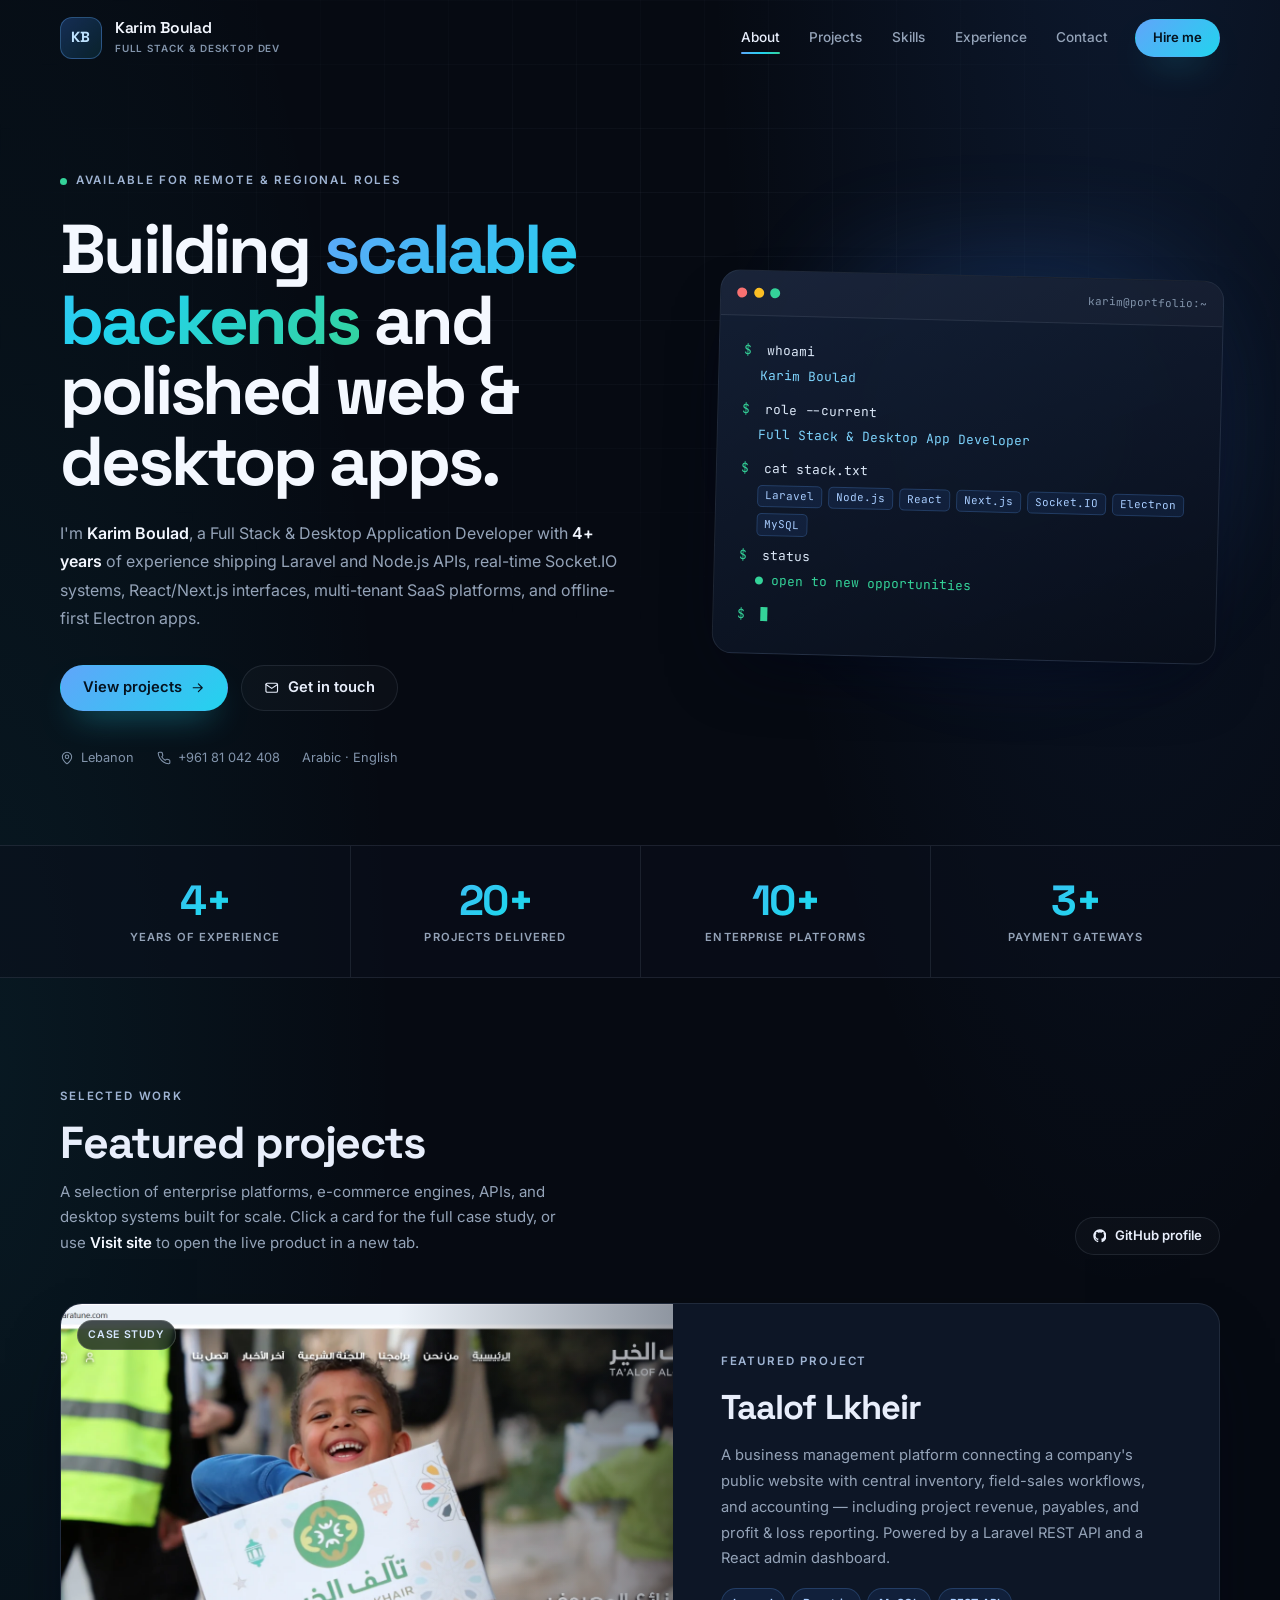
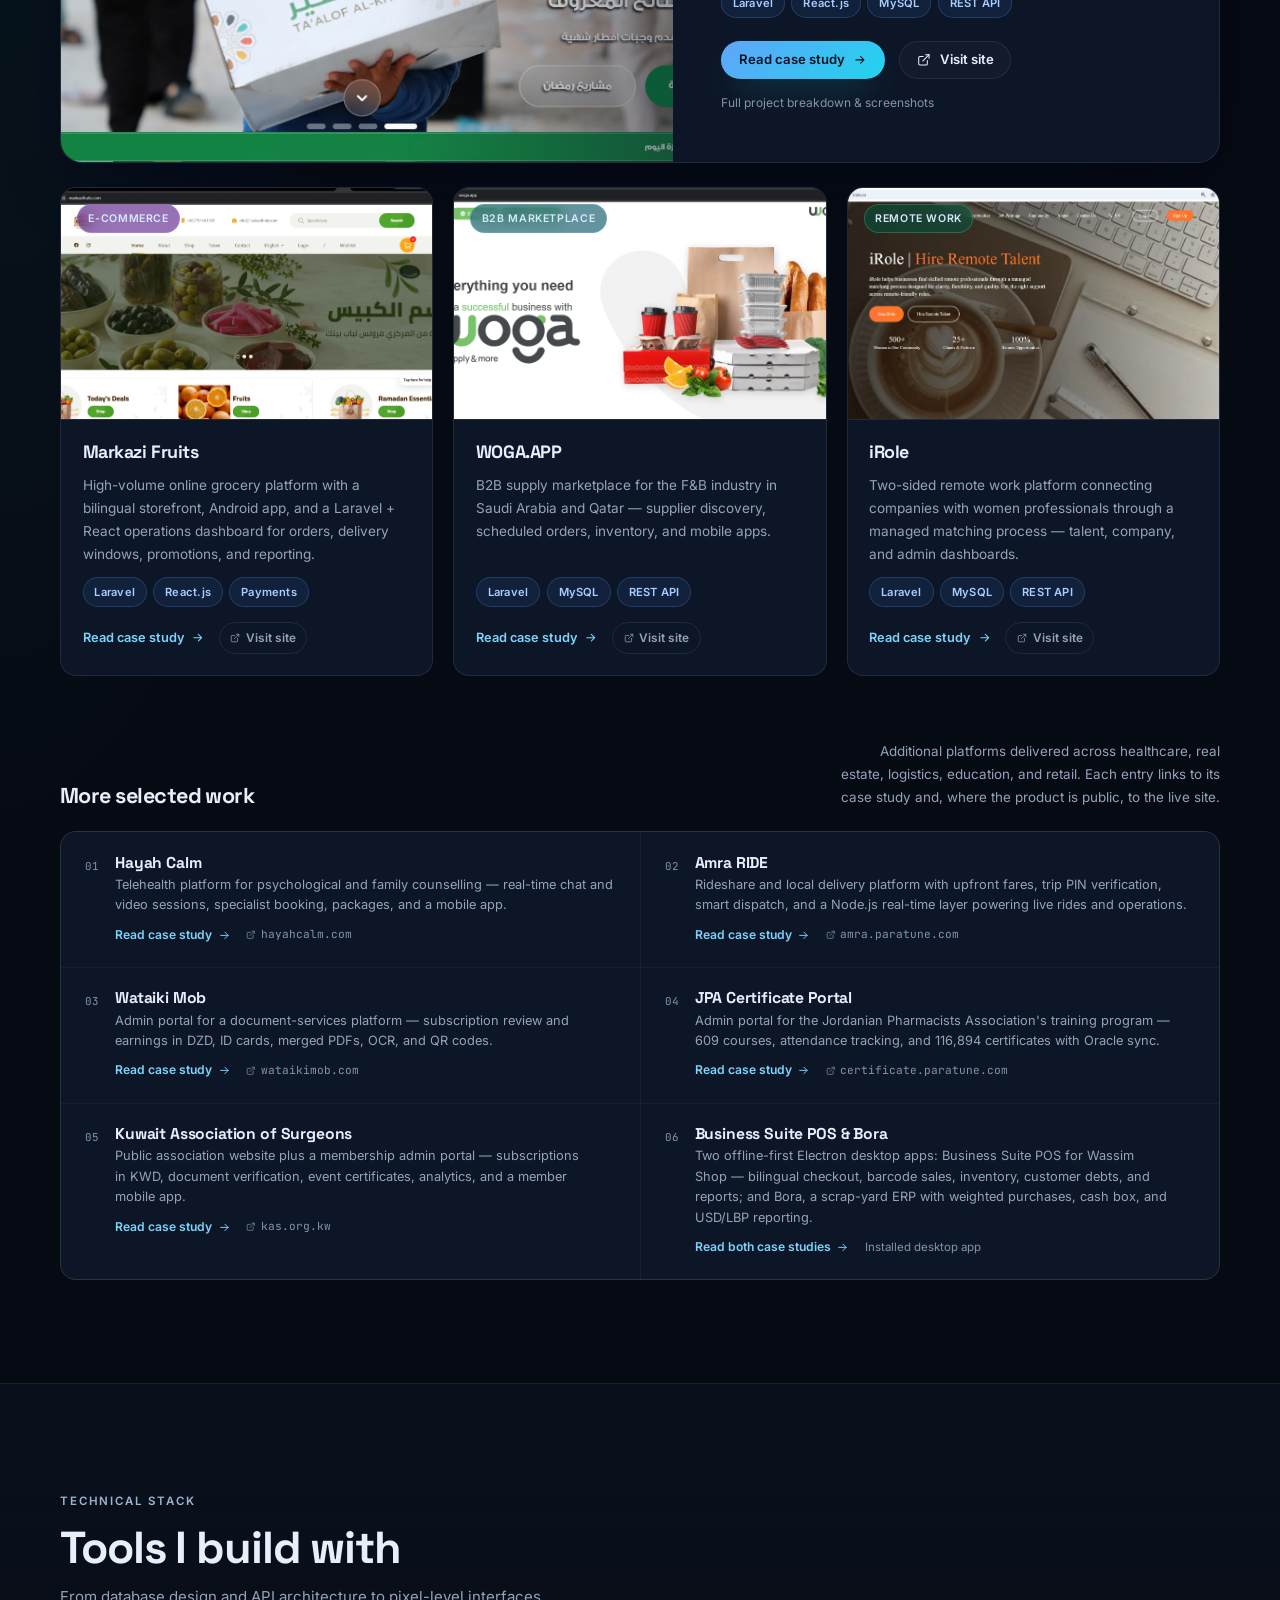
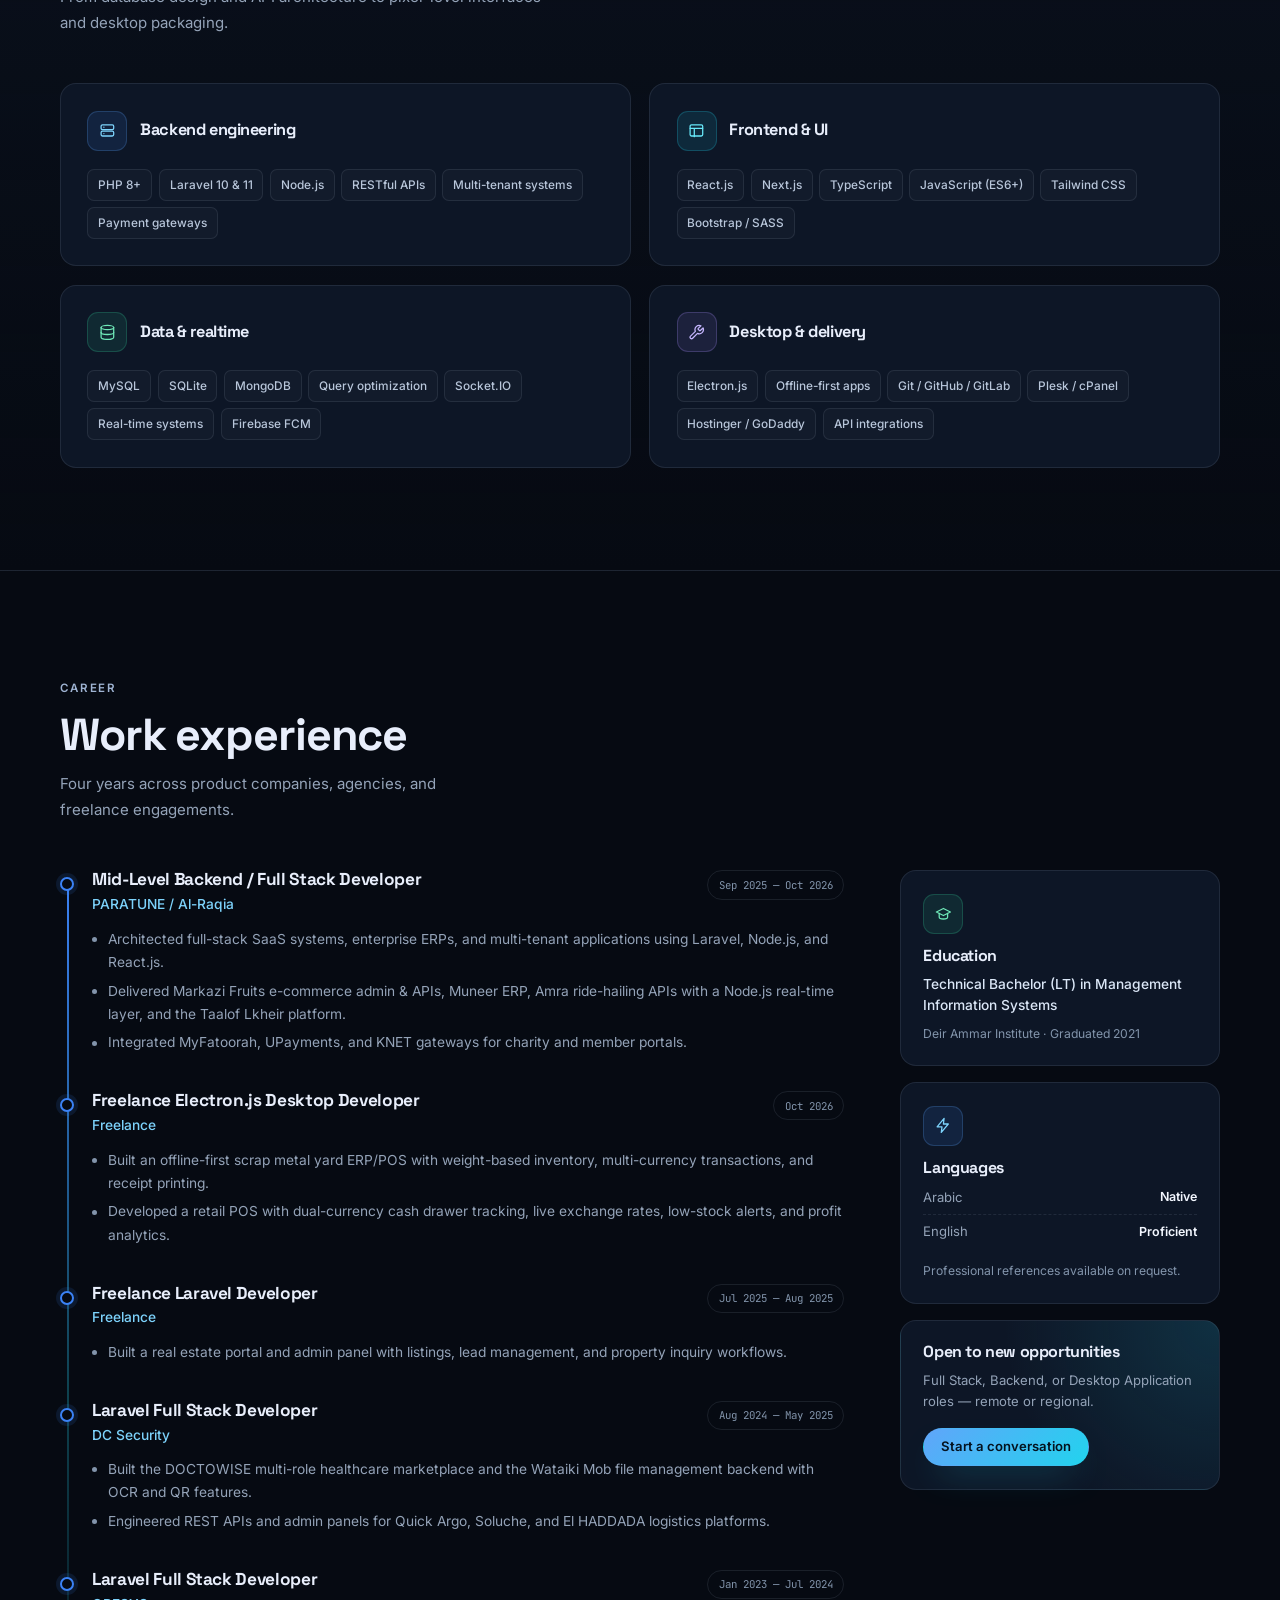
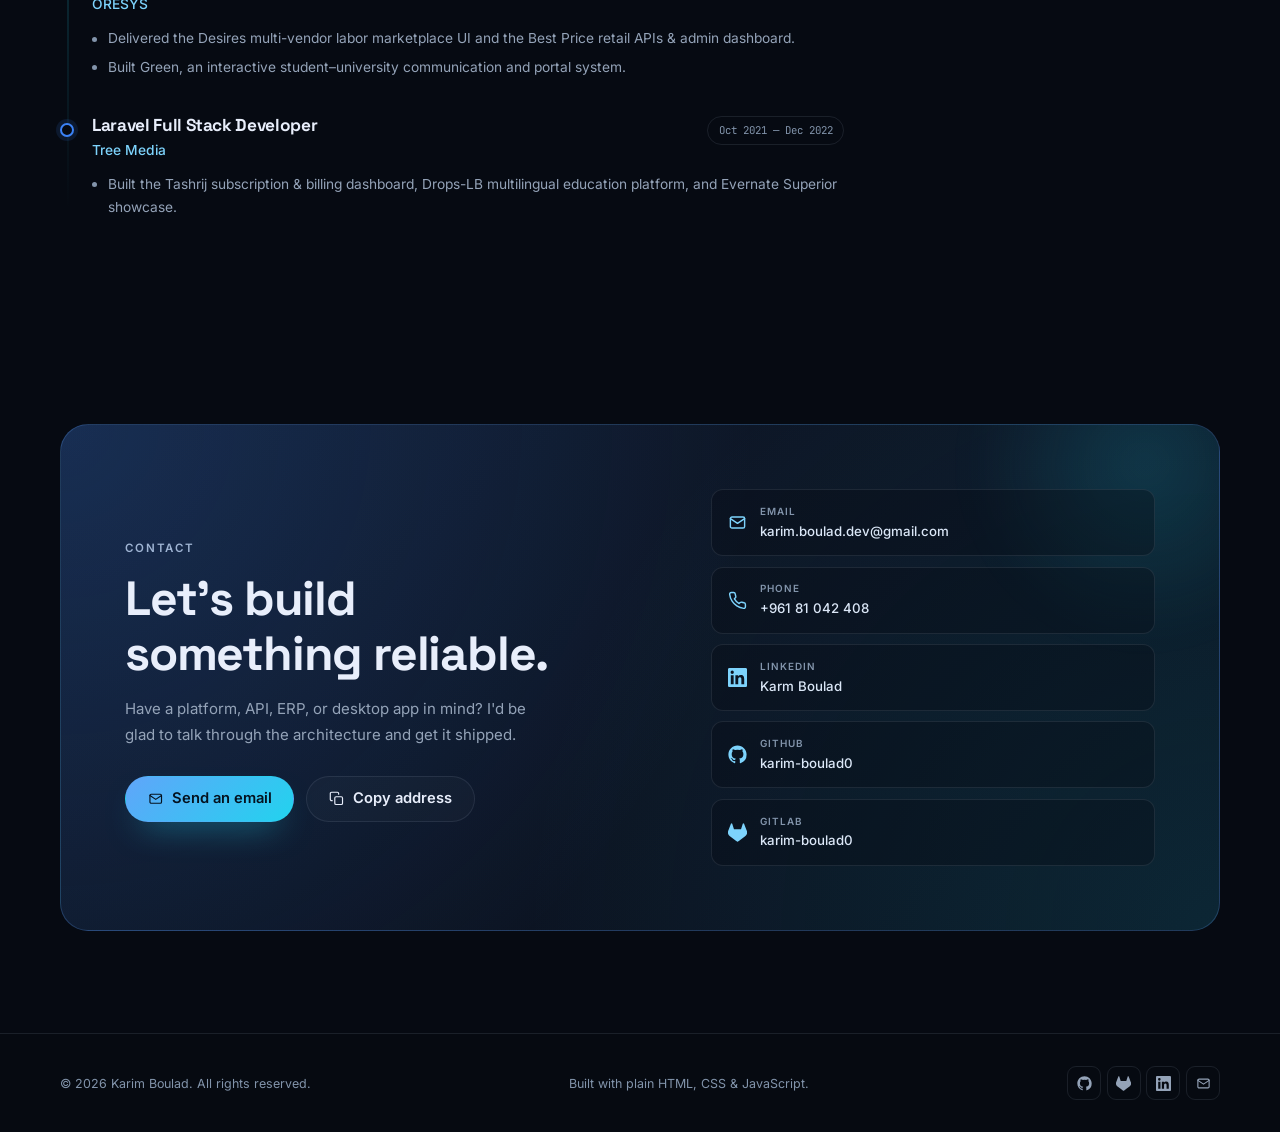
<file: index.html>
<!DOCTYPE html>
<html lang="en">
<head>
    <meta charset="UTF-8">
    <meta name="viewport" content="width=device-width, initial-scale=1.0">
    <title>Karim Boulad — Full Stack &amp; Desktop Application Developer</title>
    <meta name="description" content="Karim Boulad is a Full Stack &amp; Desktop Application Developer based in Lebanon with 4+ years of experience in Laravel, Node.js, React.js, Next.js, REST APIs, real-time Socket.IO systems, and offline-first Electron applications.">
    <meta name="author" content="Karim Boulad">
    <meta name="theme-color" content="#060a12">

    <meta property="og:type" content="website">
    <meta property="og:title" content="Karim Boulad — Full Stack &amp; Desktop Application Developer">
    <meta property="og:description" content="4+ years building scalable Laravel and Node.js APIs, real-time Socket.IO systems, React/Next.js interfaces, multi-tenant platforms, and offline-first Electron apps.">
    <meta property="og:url" content="https://karim-boulad0.github.io/">

    <script type="application/ld+json">
    {
        "@context": "https://schema.org",
        "@type": "Person",
        "name": "Karim Boulad",
        "alternateName": "Karm Boulad",
        "jobTitle": "Full Stack Web Developer",
        "description": "Full Stack Web Developer specializing in Laravel, Node.js, React.js, and Next.js, building scalable web apps, real-time Socket.IO systems, and APIs. Based in Akkar Governorate, Lebanon.",
        "url": "https://karim-boulad0.github.io/",
        "address": {
            "@type": "PostalAddress",
            "addressRegion": "Akkar Governorate",
            "addressCountry": "LB"
        },
        "knowsAbout": ["Laravel", "Node.js", "Socket.IO", "React.js", "Next.js", "MySQL", "REST APIs", "Electron"],
        "sameAs": [
            "https://www.linkedin.com/in/karm-boulad-44a4b9244/",
            "https://github.com/karim-boulad0",
            "https://gitlab.com/karim-boulad0"
        ]
    }
    </script>

    <link rel="icon" href="data:image/svg+xml,%3Csvg xmlns='http://www.w3.org/2000/svg' viewBox='0 0 64 64'%3E%3Crect width='64' height='64' rx='14' fill='%230b1220'/%3E%3Ctext x='32' y='42' font-family='Arial,sans-serif' font-size='26' font-weight='700' text-anchor='middle' fill='%2360a5fa'%3EKB%3C/text%3E%3C/svg%3E">

    <link rel="preconnect" href="https://fonts.googleapis.com">
    <link rel="preconnect" href="https://fonts.gstatic.com" crossorigin>
    <link href="https://fonts.googleapis.com/css2?family=Inter:wght@400;500;600;700&family=Space+Grotesk:wght@500;600;700&family=JetBrains+Mono:wght@400;500&display=swap" rel="stylesheet">

    <link rel="stylesheet" href="assets/css/style.css">

    <script>document.documentElement.classList.add("js");</script>
</head>
<body>

    <svg class="svg-sprite" aria-hidden="true" xmlns="http://www.w3.org/2000/svg">
        <symbol id="i-github" viewBox="0 0 24 24"><path d="M12 .5C5.65.5.5 5.65.5 12c0 5.09 3.29 9.4 7.86 10.93.58.1.79-.25.79-.56 0-.27-.01-1.17-.02-2.12-3.2.7-3.88-1.36-3.88-1.36-.52-1.33-1.28-1.68-1.28-1.68-1.05-.72.08-.7.08-.7 1.16.08 1.77 1.19 1.77 1.19 1.03 1.77 2.7 1.26 3.36.96.1-.75.4-1.26.73-1.55-2.55-.29-5.24-1.28-5.24-5.68 0-1.26.45-2.29 1.19-3.1-.12-.29-.52-1.46.11-3.05 0 0 .97-.31 3.18 1.18a11.1 11.1 0 0 1 5.8 0c2.2-1.49 3.17-1.18 3.17-1.18.63 1.59.23 2.76.11 3.05.74.81 1.19 1.84 1.19 3.1 0 4.41-2.69 5.38-5.25 5.67.41.36.78 1.06.78 2.14 0 1.55-.01 2.8-.01 3.18 0 .31.21.67.8.56A11.5 11.5 0 0 0 23.5 12C23.5 5.65 18.35.5 12 .5Z"/></symbol>
        <symbol id="i-gitlab" viewBox="0 0 24 24"><path d="M23.6 9.6l-.03-.08-3.28-8.57a.85.85 0 0 0-.34-.41.88.88 0 0 0-1 .05.88.88 0 0 0-.29.45l-2.22 6.8H7.56L5.34 1.04a.86.86 0 0 0-.29-.45.88.88 0 0 0-1-.05.86.86 0 0 0-.34.41L.43 9.52l-.04.08a6.09 6.09 0 0 0 2.02 7.04l.01.01.03.02 5 3.74 2.47 1.87 1.51 1.14a1.01 1.01 0 0 0 1.22 0l1.51-1.14 2.47-1.87 5.03-3.76.01-.01a6.09 6.09 0 0 0 2.02-7.04Z"/></symbol>
        <symbol id="i-linkedin" viewBox="0 0 24 24"><path d="M20.45 20.45h-3.56v-5.57c0-1.33-.02-3.04-1.85-3.04-1.85 0-2.13 1.45-2.13 2.94v5.67H9.35V9h3.42v1.56h.05a3.75 3.75 0 0 1 3.37-1.85c3.6 0 4.27 2.37 4.27 5.46v6.28ZM5.34 7.43a2.07 2.07 0 1 1 0-4.14 2.07 2.07 0 0 1 0 4.14ZM7.12 20.45H3.55V9h3.57v11.45ZM22.22 0H1.77C.79 0 0 .77 0 1.73v20.54C0 23.23.79 24 1.77 24h20.45c.98 0 1.78-.77 1.78-1.73V1.73C24 .77 23.2 0 22.22 0Z"/></symbol>
        <symbol id="i-mail" viewBox="0 0 24 24"><rect x="3" y="5" width="18" height="14" rx="2"/><path d="m3 7 9 6 9-6"/></symbol>
        <symbol id="i-phone" viewBox="0 0 24 24"><path d="M22 16.92v3a2 2 0 0 1-2.18 2 19.79 19.79 0 0 1-8.63-3.07 19.5 19.5 0 0 1-6-6A19.79 19.79 0 0 1 2.12 4.18 2 2 0 0 1 4.11 2h3a2 2 0 0 1 2 1.72c.13.96.36 1.9.7 2.81a2 2 0 0 1-.45 2.11L8.09 9.91a16 16 0 0 0 6 6l1.27-1.27a2 2 0 0 1 2.11-.45c.91.34 1.85.57 2.81.7A2 2 0 0 1 22 16.92Z"/></symbol>
        <symbol id="i-pin" viewBox="0 0 24 24"><path d="M20 10c0 6-8 12-8 12s-8-6-8-12a8 8 0 0 1 16 0Z"/><circle cx="12" cy="10" r="3"/></symbol>
        <symbol id="i-arrow-right" viewBox="0 0 24 24"><path d="M5 12h14M13 6l6 6-6 6"/></symbol>
        <symbol id="i-external" viewBox="0 0 24 24"><path d="M15 3h6v6"/><path d="M10 14 21 3"/><path d="M18 13v6a2 2 0 0 1-2 2H5a2 2 0 0 1-2-2V8a2 2 0 0 1 2-2h6"/></symbol>
        <symbol id="i-server" viewBox="0 0 24 24"><rect x="3" y="4" width="18" height="7" rx="2"/><rect x="3" y="13" width="18" height="7" rx="2"/><path d="M7 7.5h.01M7 16.5h.01"/></symbol>
        <symbol id="i-layout" viewBox="0 0 24 24"><rect x="3" y="4" width="18" height="16" rx="2"/><path d="M3 9h18M9 21V9"/></symbol>
        <symbol id="i-database" viewBox="0 0 24 24"><ellipse cx="12" cy="5" rx="9" ry="3"/><path d="M3 5v14c0 1.66 4.03 3 9 3s9-1.34 9-3V5"/><path d="M3 12c0 1.66 4.03 3 9 3s9-1.34 9-3"/></symbol>
        <symbol id="i-tools" viewBox="0 0 24 24"><path d="M14.7 6.3a1 1 0 0 0 0 1.4l1.6 1.6a1 1 0 0 0 1.4 0l3.77-3.77a6 6 0 0 1-7.94 7.94l-6.91 6.91a2.12 2.12 0 0 1-3-3l6.91-6.91a6 6 0 0 1 7.94-7.94l-3.76 3.76Z"/></symbol>
        <symbol id="i-briefcase" viewBox="0 0 24 24"><rect x="2" y="7" width="20" height="14" rx="2"/><path d="M16 21V5a2 2 0 0 0-2-2h-4a2 2 0 0 0-2 2v16"/></symbol>
        <symbol id="i-graduation" viewBox="0 0 24 24"><path d="M22 10 12 5 2 10l10 5 10-5Z"/><path d="M6 12v5c0 1.5 2.7 3 6 3s6-1.5 6-3v-5"/></symbol>
        <symbol id="i-copy" viewBox="0 0 24 24"><rect x="9" y="9" width="12" height="12" rx="2"/><path d="M5 15H4a2 2 0 0 1-2-2V4a2 2 0 0 1 2-2h9a2 2 0 0 1 2 2v1"/></symbol>
        <symbol id="i-arrow-up" viewBox="0 0 24 24"><path d="M12 19V5M5 12l7-7 7 7"/></symbol>
        <symbol id="i-chevron-left" viewBox="0 0 24 24"><path d="m15 18-6-6 6-6"/></symbol>
        <symbol id="i-chevron-right" viewBox="0 0 24 24"><path d="m9 18 6-6-6-6"/></symbol>
        <symbol id="i-close" viewBox="0 0 24 24"><path d="M18 6 6 18M6 6l12 12"/></symbol>
        <symbol id="i-check" viewBox="0 0 24 24"><path d="M20 6 9 17l-5-5"/></symbol>
        <symbol id="i-code" viewBox="0 0 24 24"><path d="m16 18 6-6-6-6M8 6l-6 6 6 6"/></symbol>
        <symbol id="i-layers" viewBox="0 0 24 24"><path d="m12 2 10 5-10 5L2 7l10-5Z"/><path d="m2 12 10 5 10-5"/><path d="m2 17 10 5 10-5"/></symbol>
        <symbol id="i-spark" viewBox="0 0 24 24"><path d="M13 2 3 14h7l-1 8 10-12h-7l1-8Z"/></symbol>
    </svg>

    <a class="skip-link" href="#main">Skip to content</a>

    <header class="site-header" id="site-header">
        <div class="container header-inner">
            <a class="brand" href="#about">
                <span class="brand-mark">KB</span>
                <span class="brand-text">
                    <strong>Karim Boulad</strong>
                    <small>Full Stack &amp; Desktop Dev</small>
                </span>
            </a>

            <nav class="nav" id="primary-nav" aria-label="Primary navigation">
                <a href="#about">About</a>
                <a href="#projects">Projects</a>
                <a href="#skills">Skills</a>
                <a href="#experience">Experience</a>
                <a href="#contact">Contact</a>
                <a class="btn btn-primary btn-sm nav-cta" href="mailto:karim.boulad.dev@gmail.com">Hire me</a>
            </nav>

            <button class="nav-toggle" id="nav-toggle" type="button" aria-label="Open menu" aria-controls="primary-nav" aria-expanded="false">
                <span></span><span></span><span></span>
            </button>
        </div>
    </header>

    <main id="main">

        <!-- ================= HERO ================= -->
        <section class="hero" id="about">
            <div class="container hero-grid">
                <div class="hero-copy reveal">
                    <span class="eyebrow"><span class="status-dot"></span> Available for remote &amp; regional roles</span>

                    <h1>Building <span class="gradient-text">scalable backends</span> and polished web &amp; desktop apps.</h1>

                    <p class="lead">
                        I'm <strong>Karim Boulad</strong>, a Full Stack &amp; Desktop Application Developer with
                        <strong>4+ years</strong> of experience shipping Laravel and Node.js APIs, real-time
                        Socket.IO systems, React/Next.js interfaces, multi-tenant SaaS platforms, and offline-first
                        Electron apps.
                    </p>

                    <div class="hero-actions">
                        <a class="btn btn-primary" href="#projects">
                            View projects
                            <svg class="icon" aria-hidden="true"><use href="#i-arrow-right"></use></svg>
                        </a>
                        <a class="btn btn-ghost" href="mailto:karim.boulad.dev@gmail.com">
                            <svg class="icon" aria-hidden="true"><use href="#i-mail"></use></svg>
                            Get in touch
                        </a>
                    </div>

                    <ul class="hero-meta">
                        <li><svg class="icon" aria-hidden="true"><use href="#i-pin"></use></svg> Lebanon</li>
                        <li><a href="tel:+96181042408"><svg class="icon" aria-hidden="true"><use href="#i-phone"></use></svg> +961 81 042 408</a></li>
                        <li>Arabic · English</li>
                    </ul>
                </div>

                <aside class="hero-card reveal" aria-label="Developer profile terminal">
                    <div class="terminal">
                        <div class="terminal-bar">
                            <span></span><span></span><span></span>
                            <p>karim@portfolio:~</p>
                        </div>
                        <div class="terminal-body">
                            <p class="t-line"><span class="prompt">$</span> whoami</p>
                            <p class="t-out">Karim Boulad</p>

                            <p class="t-line"><span class="prompt">$</span> role --current</p>
                            <p class="t-out">Full Stack &amp; Desktop App Developer</p>

                            <p class="t-line"><span class="prompt">$</span> cat stack.txt</p>
                            <div class="t-tags">
                                <span>Laravel</span><span>Node.js</span><span>React</span><span>Next.js</span><span>Socket.IO</span><span>Electron</span><span>MySQL</span>
                            </div>

                            <p class="t-line"><span class="prompt">$</span> status</p>
                            <p class="t-out t-ok">● open to new opportunities</p>

                            <p class="t-line"><span class="prompt">$</span> <span class="caret" aria-hidden="true"></span></p>
                        </div>
                    </div>
                </aside>
            </div>
        </section>

        <!-- ================= STATS ================= -->
        <section class="stats" aria-label="Career highlights">
            <div class="container stats-grid">
                <div class="stat">
                    <div class="stat-value"><span data-count="4">4</span><span class="stat-suffix">+</span></div>
                    <div class="stat-label">Years of experience</div>
                </div>
                <div class="stat">
                    <div class="stat-value"><span data-count="20">20</span><span class="stat-suffix">+</span></div>
                    <div class="stat-label">Projects delivered</div>
                </div>
                <div class="stat">
                    <div class="stat-value"><span data-count="10">10</span><span class="stat-suffix">+</span></div>
                    <div class="stat-label">Enterprise platforms</div>
                </div>
                <div class="stat">
                    <div class="stat-value"><span data-count="3">3</span><span class="stat-suffix">+</span></div>
                    <div class="stat-label">Payment gateways</div>
                </div>
            </div>
        </section>

        <!-- ================= PROJECTS ================= -->
        <section class="section" id="projects">
            <div class="container">
                <div class="section-head reveal">
                    <div>
                        <span class="eyebrow">Selected work</span>
                        <h2>Featured projects</h2>
                        <p>A selection of enterprise platforms, e-commerce engines, APIs, and desktop systems built for scale. Click a card for the full case study, or use <strong>Visit site</strong> to open the live product in a new tab.</p>
                    </div>
                    <a class="btn btn-ghost btn-sm" href="https://github.com/karim-boulad0" target="_blank" rel="noopener">
                        <svg class="icon icon-brand" aria-hidden="true"><use href="#i-github"></use></svg>
                        GitHub profile
                    </a>
                </div>

                <!-- Featured case study -->
                <article class="featured-project reveal">
                    <a class="featured-media" href="projects/taalof-lkheir.html" aria-label="Read the Taalof Lkheir case study">
                        <img src="assets/imgs/taalof-landing-page.webp" alt="Taalof Lkheir public landing page" width="1920" height="975" loading="lazy" decoding="async">
                        <span class="media-badge">Case study</span>
                    </a>
                    <div class="featured-body">
                        <span class="eyebrow">Featured project</span>
                        <h3>Taalof Lkheir</h3>
                        <p>
                            A business management platform connecting a company's public website with central inventory,
                            field-sales workflows, and accounting — including project revenue, payables, and profit &amp; loss
                            reporting. Powered by a Laravel REST API and a React admin dashboard.
                        </p>

                        <ul class="tags" aria-label="Technologies used">
                            <li>Laravel</li>
                            <li>React.js</li>
                            <li>MySQL</li>
                            <li>REST API</li>
                        </ul>

                        <div class="featured-actions">
                            <a class="btn btn-primary btn-sm" href="projects/taalof-lkheir.html">
                                Read case study
                                <svg class="icon" aria-hidden="true"><use href="#i-arrow-right"></use></svg>
                            </a>
                            <a class="btn btn-ghost btn-sm" href="https://taalofstaging.paratune.com" target="_blank" rel="noopener" aria-label="Visit taalofstaging.paratune.com (opens in a new tab)">
                                <svg class="icon" aria-hidden="true"><use href="#i-external"></use></svg>
                                Visit site
                            </a>
                            <span class="featured-note">Full project breakdown &amp; screenshots</span>
                        </div>
                    </div>
                </article>

                <!-- Other featured cards -->
                <div class="project-grid">
                    <article class="project-card reveal">
                        <div class="project-media has-shot">
                            <img src="assets/imgs/markazifruits-landing-page-1.webp" alt="Markazi Fruits storefront home page" width="1920" height="992" loading="lazy" decoding="async">
                            <span class="media-badge media-badge-purple">E-commerce</span>
                        </div>
                        <div class="project-body">
                            <h3><a class="project-title-link" href="projects/markazi-fruits.html" aria-label="Read the Markazi Fruits case study">Markazi Fruits</a></h3>
                            <p>High-volume online grocery platform with a bilingual storefront, Android app, and a Laravel + React operations dashboard for orders, delivery windows, promotions, and reporting.</p>
                            <ul class="tags" aria-label="Technologies used">
                                <li>Laravel</li>
                                <li>React.js</li>
                                <li>Payments</li>
                            </ul>
                            <div class="project-actions">
                                <a class="project-link" href="projects/markazi-fruits.html">
                                    Read case study
                                    <svg class="icon" aria-hidden="true"><use href="#i-arrow-right"></use></svg>
                                </a>
                                <a class="project-visit" href="https://markazifruits.com" target="_blank" rel="noopener" aria-label="Visit markazifruits.com (opens in a new tab)">
                                    <svg class="icon" aria-hidden="true"><use href="#i-external"></use></svg>
                                    Visit site
                                </a>
                            </div>
                        </div>
                    </article>

                    <article class="project-card reveal">
                        <div class="project-media has-shot">
                            <img src="assets/imgs/woga-landing-page.webp" alt="WOGA.APP landing page" width="1920" height="977" loading="lazy" decoding="async">
                            <span class="media-badge media-badge-cyan">B2B marketplace</span>
                        </div>
                        <div class="project-body">
                            <h3><a class="project-title-link" href="projects/woga.html" aria-label="Read the WOGA case study">WOGA.APP</a></h3>
                            <p>B2B supply marketplace for the F&amp;B industry in Saudi Arabia and Qatar — supplier discovery, scheduled orders, inventory, and mobile apps.</p>
                            <ul class="tags" aria-label="Technologies used">
                                <li>Laravel</li>
                                <li>MySQL</li>
                                <li>REST API</li>
                            </ul>
                            <div class="project-actions">
                                <a class="project-link" href="projects/woga.html">
                                    Read case study
                                    <svg class="icon" aria-hidden="true"><use href="#i-arrow-right"></use></svg>
                                </a>
                                <a class="project-visit" href="https://woga.app" target="_blank" rel="noopener" aria-label="Visit woga.app (opens in a new tab)">
                                    <svg class="icon" aria-hidden="true"><use href="#i-external"></use></svg>
                                    Visit site
                                </a>
                            </div>
                        </div>
                    </article>

                    <article class="project-card reveal">
                        <div class="project-media has-shot">
                            <img src="assets/imgs/irole-website-1.webp" alt="iRole homepage with the Hire Remote Talent headline" width="1920" height="976" loading="lazy" decoding="async">
                            <span class="media-badge media-badge-emerald">Remote work</span>
                        </div>
                        <div class="project-body">
                            <h3><a class="project-title-link" href="projects/irole.html" aria-label="Read the iRole case study">iRole</a></h3>
                            <p>Two-sided remote work platform connecting companies with women professionals through a managed matching process — talent, company, and admin dashboards.</p>
                            <ul class="tags" aria-label="Technologies used">
                                <li>Laravel</li>
                                <li>MySQL</li>
                                <li>REST API</li>
                            </ul>
                            <div class="project-actions">
                                <a class="project-link" href="projects/irole.html">
                                    Read case study
                                    <svg class="icon" aria-hidden="true"><use href="#i-arrow-right"></use></svg>
                                </a>
                                <a class="project-visit" href="https://irole.co" target="_blank" rel="noopener" aria-label="Visit irole.co (opens in a new tab)">
                                    <svg class="icon" aria-hidden="true"><use href="#i-external"></use></svg>
                                    Visit site
                                </a>
                            </div>
                        </div>
                    </article>
                </div>

                <!-- More work -->
                <div class="more-work reveal">
                    <div class="more-work-head">
                        <h3>More selected work</h3>
                        <p>Additional platforms delivered across healthcare, real estate, logistics, education, and retail. Each entry links to its case study and, where the product is public, to the live site.</p>
                    </div>
                    <ul class="other-work">
                        <li class="other-item">
                            <span class="other-num">01</span>
                            <div>
                                <h4>Hayah Calm</h4>
                                <p>Telehealth platform for psychological and family counselling — real-time chat and video sessions, specialist booking, packages, and a mobile app.</p>
                                <div class="other-links">
                                    <a class="other-cta" href="projects/hayah-calm.html">
                                        Read case study
                                        <svg class="icon" aria-hidden="true"><use href="#i-arrow-right"></use></svg>
                                    </a>
                                    <a class="other-visit" href="https://hayahcalm.com" target="_blank" rel="noopener" aria-label="Visit hayahcalm.com (opens in a new tab)">
                                        <svg class="icon" aria-hidden="true"><use href="#i-external"></use></svg>
                                        hayahcalm.com
                                    </a>
                                </div>
                            </div>
                        </li>
                        <li class="other-item">
                            <span class="other-num">02</span>
                            <div>
                                <h4>Amra RIDE</h4>
                                <p>Rideshare and local delivery platform with upfront fares, trip PIN verification, smart dispatch, and a Node.js real-time layer powering live rides and operations.</p>
                                <div class="other-links">
                                    <a class="other-cta" href="projects/amra-ride.html">
                                        Read case study
                                        <svg class="icon" aria-hidden="true"><use href="#i-arrow-right"></use></svg>
                                    </a>
                                    <a class="other-visit" href="https://amra.paratune.com" target="_blank" rel="noopener" aria-label="Visit amra.paratune.com (opens in a new tab)">
                                        <svg class="icon" aria-hidden="true"><use href="#i-external"></use></svg>
                                        amra.paratune.com
                                    </a>
                                </div>
                            </div>
                        </li>
                        <li class="other-item">
                            <span class="other-num">03</span>
                            <div>
                                <h4>Wataiki Mob</h4>
                                <p>Admin portal for a document-services platform — subscription review and earnings in DZD, ID cards, merged PDFs, OCR, and QR codes.</p>
                                <div class="other-links">
                                    <a class="other-cta" href="projects/wataiki-mob.html">
                                        Read case study
                                        <svg class="icon" aria-hidden="true"><use href="#i-arrow-right"></use></svg>
                                    </a>
                                    <a class="other-visit" href="https://wataikimob.com" target="_blank" rel="noopener" aria-label="Visit wataikimob.com (opens in a new tab)">
                                        <svg class="icon" aria-hidden="true"><use href="#i-external"></use></svg>
                                        wataikimob.com
                                    </a>
                                </div>
                            </div>
                        </li>
                        <li class="other-item">
                            <span class="other-num">04</span>
                            <div>
                                <h4>JPA Certificate Portal</h4>
                                <p>Admin portal for the Jordanian Pharmacists Association's training program — 609 courses, attendance tracking, and 116,894 certificates with Oracle sync.</p>
                                <div class="other-links">
                                    <a class="other-cta" href="projects/jpa-certificate-portal.html">
                                        Read case study
                                        <svg class="icon" aria-hidden="true"><use href="#i-arrow-right"></use></svg>
                                    </a>
                                    <a class="other-visit" href="https://certificate.paratune.com" target="_blank" rel="noopener" aria-label="Visit certificate.paratune.com (opens in a new tab)">
                                        <svg class="icon" aria-hidden="true"><use href="#i-external"></use></svg>
                                        certificate.paratune.com
                                    </a>
                                </div>
                            </div>
                        </li>
                        <li class="other-item">
                            <span class="other-num">05</span>
                            <div>
                                <h4>Kuwait Association of Surgeons</h4>
                                <p>Public association website plus a membership admin portal — subscriptions in KWD, document verification, event certificates, analytics, and a member mobile app.</p>
                                <div class="other-links">
                                    <a class="other-cta" href="projects/kas.html">
                                        Read case study
                                        <svg class="icon" aria-hidden="true"><use href="#i-arrow-right"></use></svg>
                                    </a>
                                    <a class="other-visit" href="https://kas.org.kw" target="_blank" rel="noopener" aria-label="Visit kas.org.kw (opens in a new tab)">
                                        <svg class="icon" aria-hidden="true"><use href="#i-external"></use></svg>
                                        kas.org.kw
                                    </a>
                                </div>
                            </div>
                        </li>
                        <li class="other-item">
                            <span class="other-num">06</span>
                            <div>
                                <h4>Business Suite POS &amp; Bora</h4>
                                <p>Two offline-first Electron desktop apps: Business Suite POS for Wassim Shop — bilingual checkout, barcode sales, inventory, customer debts, and reports; and Bora, a scrap-yard ERP with weighted purchases, cash box, and USD/LBP reporting.</p>
                                <div class="other-links">
                                    <a class="other-cta" href="projects/bora.html">
                                        Read both case studies
                                        <svg class="icon" aria-hidden="true"><use href="#i-arrow-right"></use></svg>
                                    </a>
                                    <span class="project-note">Installed desktop app</span>
                                </div>
                            </div>
                        </li>
                    </ul>
                </div>
            </div>
        </section>

        <!-- ================= SKILLS ================= -->
        <section class="section section-alt" id="skills">
            <div class="container">
                <div class="section-head reveal">
                    <div>
                        <span class="eyebrow">Technical stack</span>
                        <h2>Tools I build with</h2>
                        <p>From database design and API architecture to pixel-level interfaces and desktop packaging.</p>
                    </div>
                </div>

                <div class="skills-grid">
                    <article class="skill-card reveal">
                        <div class="skill-head">
                            <span class="skill-icon"><svg class="icon" aria-hidden="true"><use href="#i-server"></use></svg></span>
                            <h3>Backend engineering</h3>
                        </div>
                        <ul class="skill-tags">
                            <li>PHP 8+</li>
                            <li>Laravel 10 &amp; 11</li>
                            <li>Node.js</li>
                            <li>RESTful APIs</li>
                            <li>Multi-tenant systems</li>
                            <li>Payment gateways</li>
                        </ul>
                    </article>

                    <article class="skill-card reveal">
                        <div class="skill-head">
                            <span class="skill-icon skill-icon-cyan"><svg class="icon" aria-hidden="true"><use href="#i-layout"></use></svg></span>
                            <h3>Frontend &amp; UI</h3>
                        </div>
                        <ul class="skill-tags">
                            <li>React.js</li>
                            <li>Next.js</li>
                            <li>TypeScript</li>
                            <li>JavaScript (ES6+)</li>
                            <li>Tailwind CSS</li>
                            <li>Bootstrap / SASS</li>
                        </ul>
                    </article>

                    <article class="skill-card reveal">
                        <div class="skill-head">
                            <span class="skill-icon skill-icon-emerald"><svg class="icon" aria-hidden="true"><use href="#i-database"></use></svg></span>
                            <h3>Data &amp; realtime</h3>
                        </div>
                        <ul class="skill-tags">
                            <li>MySQL</li>
                            <li>SQLite</li>
                            <li>MongoDB</li>
                            <li>Query optimization</li>
                            <li>Socket.IO</li>
                            <li>Real-time systems</li>
                            <li>Firebase FCM</li>
                        </ul>
                    </article>

                    <article class="skill-card reveal">
                        <div class="skill-head">
                            <span class="skill-icon skill-icon-violet"><svg class="icon" aria-hidden="true"><use href="#i-tools"></use></svg></span>
                            <h3>Desktop &amp; delivery</h3>
                        </div>
                        <ul class="skill-tags">
                            <li>Electron.js</li>
                            <li>Offline-first apps</li>
                            <li>Git / GitHub / GitLab</li>
                            <li>Plesk / cPanel</li>
                            <li>Hostinger / GoDaddy</li>
                            <li>API integrations</li>
                        </ul>
                    </article>
                </div>
            </div>
        </section>

        <!-- ================= EXPERIENCE ================= -->
        <section class="section" id="experience">
            <div class="container">
                <div class="section-head reveal">
                    <div>
                        <span class="eyebrow">Career</span>
                        <h2>Work experience</h2>
                        <p>Four years across product companies, agencies, and freelance engagements.</p>
                    </div>
                </div>

                <div class="experience-layout">
                    <div class="timeline">
                        <article class="timeline-item reveal">
                            <div class="timeline-top">
                                <div>
                                    <h3 class="timeline-role">Mid-Level Backend / Full Stack Developer</h3>
                                    <p class="timeline-company">PARATUNE / Al-Raqia</p>
                                </div>
                                <span class="timeline-date">Sep 2025 — Oct 2026</span>
                            </div>
                            <ul>
                                <li>Architected full-stack SaaS systems, enterprise ERPs, and multi-tenant applications using Laravel, Node.js, and React.js.</li>
                                <li>Delivered Markazi Fruits e-commerce admin &amp; APIs, Muneer ERP, Amra ride-hailing APIs with a Node.js real-time layer, and the Taalof Lkheir platform.</li>
                                <li>Integrated MyFatoorah, UPayments, and KNET gateways for charity and member portals.</li>
                            </ul>
                        </article>

                        <article class="timeline-item reveal">
                            <div class="timeline-top">
                                <div>
                                    <h3 class="timeline-role">Freelance Electron.js Desktop Developer</h3>
                                    <p class="timeline-company">Freelance</p>
                                </div>
                                <span class="timeline-date">Oct 2026</span>
                            </div>
                            <ul>
                                <li>Built an offline-first scrap metal yard ERP/POS with weight-based inventory, multi-currency transactions, and receipt printing.</li>
                                <li>Developed a retail POS with dual-currency cash drawer tracking, live exchange rates, low-stock alerts, and profit analytics.</li>
                            </ul>
                        </article>

                        <article class="timeline-item reveal">
                            <div class="timeline-top">
                                <div>
                                    <h3 class="timeline-role">Freelance Laravel Developer</h3>
                                    <p class="timeline-company">Freelance</p>
                                </div>
                                <span class="timeline-date">Jul 2025 — Aug 2025</span>
                            </div>
                            <ul>
                                <li>Built a real estate portal and admin panel with listings, lead management, and property inquiry workflows.</li>
                            </ul>
                        </article>

                        <article class="timeline-item reveal">
                            <div class="timeline-top">
                                <div>
                                    <h3 class="timeline-role">Laravel Full Stack Developer</h3>
                                    <p class="timeline-company">DC Security</p>
                                </div>
                                <span class="timeline-date">Aug 2024 — May 2025</span>
                            </div>
                            <ul>
                                <li>Built the DOCTOWISE multi-role healthcare marketplace and the Wataiki Mob file management backend with OCR and QR features.</li>
                                <li>Engineered REST APIs and admin panels for Quick Argo, Soluche, and El HADDADA logistics platforms.</li>
                            </ul>
                        </article>

                        <article class="timeline-item reveal">
                            <div class="timeline-top">
                                <div>
                                    <h3 class="timeline-role">Laravel Full Stack Developer</h3>
                                    <p class="timeline-company">ORESYS</p>
                                </div>
                                <span class="timeline-date">Jan 2023 — Jul 2024</span>
                            </div>
                            <ul>
                                <li>Delivered the Desires multi-vendor labor marketplace UI and the Best Price retail APIs &amp; admin dashboard.</li>
                                <li>Built Green, an interactive student–university communication and portal system.</li>
                            </ul>
                        </article>

                        <article class="timeline-item reveal">
                            <div class="timeline-top">
                                <div>
                                    <h3 class="timeline-role">Laravel Full Stack Developer</h3>
                                    <p class="timeline-company">Tree Media</p>
                                </div>
                                <span class="timeline-date">Oct 2021 — Dec 2022</span>
                            </div>
                            <ul>
                                <li>Built the Tashrij subscription &amp; billing dashboard, Drops-LB multilingual education platform, and Evernate Superior showcase.</li>
                            </ul>
                        </article>
                    </div>

                    <aside class="experience-aside">
                        <div class="info-card reveal">
                            <span class="skill-icon skill-icon-emerald"><svg class="icon" aria-hidden="true"><use href="#i-graduation"></use></svg></span>
                            <h3>Education</h3>
                            <p class="info-title">Technical Bachelor (LT) in Management Information Systems</p>
                            <p class="info-meta">Deir Ammar Institute · Graduated 2021</p>
                        </div>

                        <div class="info-card reveal">
                            <span class="skill-icon"><svg class="icon" aria-hidden="true"><use href="#i-spark"></use></svg></span>
                            <h3>Languages</h3>
                            <ul class="language-list">
                                <li><span>Arabic</span><strong>Native</strong></li>
                                <li><span>English</span><strong>Proficient</strong></li>
                            </ul>
                            <p class="info-meta">Professional references available on request.</p>
                        </div>

                        <div class="info-card info-card-cta reveal">
                            <h3>Open to new opportunities</h3>
                            <p>Full Stack, Backend, or Desktop Application roles — remote or regional.</p>
                            <a class="btn btn-primary btn-sm" href="mailto:karim.boulad.dev@gmail.com">Start a conversation</a>
                        </div>
                    </aside>
                </div>
            </div>
        </section>

        <!-- ================= CONTACT ================= -->
        <section class="section" id="contact">
            <div class="container">
                <div class="contact-card reveal">
                    <div>
                        <span class="eyebrow">Contact</span>
                        <h2>Let's build something reliable.</h2>
                        <p>Have a platform, API, ERP, or desktop app in mind? I'd be glad to talk through the architecture and get it shipped.</p>
                        <div class="contact-actions">
                            <a class="btn btn-primary" href="mailto:karim.boulad.dev@gmail.com">
                                <svg class="icon" aria-hidden="true"><use href="#i-mail"></use></svg>
                                Send an email
                            </a>
                            <button class="btn btn-ghost" type="button" data-copy-email="karim.boulad.dev@gmail.com">
                                <svg class="icon" aria-hidden="true"><use href="#i-copy"></use></svg>
                                <span data-copy-label>Copy address</span>
                            </button>
                        </div>
                    </div>

                    <div class="contact-links">
                        <a class="contact-link" href="mailto:karim.boulad.dev@gmail.com">
                            <svg class="icon" aria-hidden="true"><use href="#i-mail"></use></svg>
                            <span>
                                <span>Email</span>
                                <strong>karim.boulad.dev@gmail.com</strong>
                            </span>
                        </a>
                        <a class="contact-link" href="tel:+96181042408">
                            <svg class="icon" aria-hidden="true"><use href="#i-phone"></use></svg>
                            <span>
                                <span>Phone</span>
                                <strong>+961 81 042 408</strong>
                            </span>
                        </a>
                        <a class="contact-link" href="https://www.linkedin.com/in/karm-boulad-44a4b9244/" target="_blank" rel="me noopener">
                            <svg class="icon icon-brand" aria-hidden="true"><use href="#i-linkedin"></use></svg>
                            <span>
                                <span>LinkedIn</span>
                                <strong>Karm Boulad</strong>
                            </span>
                        </a>
                        <a class="contact-link" href="https://github.com/karim-boulad0" target="_blank" rel="noopener">
                            <svg class="icon icon-brand" aria-hidden="true"><use href="#i-github"></use></svg>
                            <span>
                                <span>GitHub</span>
                                <strong>karim-boulad0</strong>
                            </span>
                        </a>
                        <a class="contact-link" href="https://gitlab.com/karim-boulad0" target="_blank" rel="noopener">
                            <svg class="icon icon-brand" aria-hidden="true"><use href="#i-gitlab"></use></svg>
                            <span>
                                <span>GitLab</span>
                                <strong>karim-boulad0</strong>
                            </span>
                        </a>
                    </div>
                </div>
            </div>
        </section>
    </main>

    <footer class="site-footer">
        <div class="container footer-inner">
            <p>© <span data-year>2026</span> Karim Boulad. All rights reserved.</p>
            <p class="footer-note">Built with plain HTML, CSS &amp; JavaScript.</p>
            <div class="footer-links">
                <a href="https://github.com/karim-boulad0" target="_blank" rel="noopener" aria-label="GitHub">
                    <svg class="icon icon-brand" aria-hidden="true"><use href="#i-github"></use></svg>
                </a>
                <a href="https://gitlab.com/karim-boulad0" target="_blank" rel="noopener" aria-label="GitLab">
                    <svg class="icon icon-brand" aria-hidden="true"><use href="#i-gitlab"></use></svg>
                </a>
                <a href="https://www.linkedin.com/in/karm-boulad-44a4b9244/" target="_blank" rel="me noopener" aria-label="LinkedIn">
                    <svg class="icon icon-brand" aria-hidden="true"><use href="#i-linkedin"></use></svg>
                </a>
                <a href="mailto:karim.boulad.dev@gmail.com" aria-label="Email">
                    <svg class="icon" aria-hidden="true"><use href="#i-mail"></use></svg>
                </a>
            </div>
        </div>
    </footer>

    <button class="to-top" id="to-top" type="button" aria-label="Back to top">
        <svg class="icon" aria-hidden="true"><use href="#i-arrow-up"></use></svg>
    </button>

    <script src="assets/js/main.js" defer></script>
</body>
</html>
</file>
<file: assets/css/style.css>
/* ==========================================================================
   Karim Boulad — Portfolio stylesheet
   Plain CSS. No frameworks.
   ========================================================================== */

/* ---------- Design tokens ---------- */
:root {
    --bg: #060a12;
    --bg-soft: #090f1b;
    --surface: #0d1626;
    --surface-2: #121e33;
    --surface-3: #17253d;
    --border: rgba(148, 163, 184, 0.14);
    --border-strong: rgba(148, 163, 184, 0.24);
    --text: #e8eefb;
    --muted: #94a3b8;
    --muted-2: #8294ab;
    --accent: #3b82f6;
    --accent-light: #60a5fa;
    --accent-2: #22d3ee;
    --accent-3: #34d399;
    --accent-4: #a78bfa;
    --gradient: linear-gradient(135deg, #60a5fa 0%, #22d3ee 55%, #34d399 100%);
    --radius: 22px;
    --radius-md: 16px;
    --radius-sm: 12px;
    --header-h: 76px;
    --container: 1160px;
    --shadow: 0 30px 70px -30px rgba(2, 6, 23, 0.85);
    --font-display: "Space Grotesk", "Segoe UI", system-ui, sans-serif;
    --font-body: "Inter", "Segoe UI", system-ui, -apple-system, sans-serif;
    --font-mono: "JetBrains Mono", "Cascadia Code", Consolas, monospace;
}

/* ---------- Reset & base ---------- */
*,
*::before,
*::after {
    box-sizing: border-box;
}

* {
    margin: 0;
}

html {
    scroll-behavior: smooth;
    -webkit-text-size-adjust: 100%;
}

body {
    min-height: 100vh;
    background:
        radial-gradient(ellipse 55% 45% at 88% -5%, rgba(59, 130, 246, 0.13), transparent 60%),
        radial-gradient(ellipse 50% 40% at 0% 18%, rgba(34, 211, 238, 0.07), transparent 62%),
        var(--bg);
    color: var(--text);
    font-family: var(--font-body);
    font-size: 1rem;
    line-height: 1.7;
    -webkit-font-smoothing: antialiased;
    text-rendering: optimizeLegibility;
    overflow-x: hidden;
}

body.nav-open,
body.lightbox-open {
    overflow: hidden;
}

img,
svg {
    display: block;
    max-width: 100%;
}

img {
    height: auto;
}

a {
    color: inherit;
    text-decoration: none;
}

ul,
ol {
    list-style: none;
    padding: 0;
}

button {
    font: inherit;
    color: inherit;
    background: none;
    border: 0;
    cursor: pointer;
}

h1,
h2,
h3,
h4 {
    font-family: var(--font-display);
    font-weight: 700;
    line-height: 1.15;
    letter-spacing: -0.025em;
    text-wrap: balance;
}

p {
    text-wrap: pretty;
}

strong {
    color: #f3f7ff;
    font-weight: 600;
}

::selection {
    background: rgba(34, 211, 238, 0.3);
    color: #ffffff;
}

:focus-visible {
    outline: 2px solid var(--accent-2);
    outline-offset: 3px;
    border-radius: 4px;
}

::-webkit-scrollbar {
    width: 10px;
    height: 10px;
}

::-webkit-scrollbar-track {
    background: #060a12;
}

::-webkit-scrollbar-thumb {
    background: #1e293b;
    border: 2px solid #060a12;
    border-radius: 999px;
}

::-webkit-scrollbar-thumb:hover {
    background: #334155;
}

/* ---------- Helpers ---------- */
.container {
    width: min(var(--container), calc(100% - 3rem));
    margin-inline: auto;
}

.svg-sprite {
    position: absolute;
    width: 0;
    height: 0;
    overflow: hidden;
}

.icon {
    width: 1.05em;
    height: 1.05em;
    flex: none;
    fill: none;
    stroke: currentColor;
    stroke-width: 1.8;
    stroke-linecap: round;
    stroke-linejoin: round;
}

.icon-brand {
    fill: currentColor;
    stroke: none;
}

.skip-link {
    position: fixed;
    top: 0.8rem;
    left: 0.8rem;
    z-index: 300;
    padding: 0.6rem 1rem;
    border-radius: 8px;
    background: var(--accent-2);
    color: #04101c;
    font-size: 0.85rem;
    font-weight: 700;
    transform: translateY(-160%);
    transition: transform 0.2s ease;
}

.skip-link:focus-visible {
    transform: translateY(0);
}

.gradient-text {
    background: var(--gradient);
    -webkit-background-clip: text;
    background-clip: text;
    color: transparent;
}

.eyebrow {
    display: inline-flex;
    align-items: center;
    gap: 0.55rem;
    color: #9fb4d3;
    font-size: 0.72rem;
    font-weight: 600;
    letter-spacing: 0.16em;
    text-transform: uppercase;
}

.status-dot {
    width: 7px;
    height: 7px;
    border-radius: 50%;
    background: var(--accent-3);
    animation: status-pulse 2.2s ease-out infinite;
}

@keyframes status-pulse {
    0% { box-shadow: 0 0 0 0 rgba(52, 211, 153, 0.5); }
    70% { box-shadow: 0 0 0 9px rgba(52, 211, 153, 0); }
    100% { box-shadow: 0 0 0 0 rgba(52, 211, 153, 0); }
}

/* ---------- Buttons ---------- */
.btn {
    display: inline-flex;
    align-items: center;
    justify-content: center;
    gap: 0.55rem;
    padding: 0.85rem 1.35rem;
    border: 1px solid transparent;
    border-radius: 999px;
    font-size: 0.92rem;
    font-weight: 600;
    line-height: 1.2;
    white-space: nowrap;
    transition: transform 0.25s ease, box-shadow 0.25s ease, background 0.25s ease, border-color 0.25s ease, color 0.25s ease;
}

.btn-sm {
    padding: 0.65rem 1.05rem;
    font-size: 0.82rem;
}

.btn-primary {
    background: linear-gradient(135deg, #60a5fa 0%, #22d3ee 100%);
    color: #04121f;
    box-shadow: 0 16px 34px -16px rgba(34, 211, 238, 0.65);
}

.btn-primary:hover {
    transform: translateY(-2px);
    box-shadow: 0 20px 40px -14px rgba(34, 211, 238, 0.75);
}

.btn-ghost {
    background: rgba(255, 255, 255, 0.025);
    border-color: var(--border);
    color: var(--text);
}

.btn-ghost:hover {
    transform: translateY(-2px);
    background: rgba(255, 255, 255, 0.06);
    border-color: var(--border-strong);
}

.btn.is-copied {
    border-color: rgba(52, 211, 153, 0.5);
    color: #6ee7b7;
}

.btn.is-copy-failed {
    border-color: rgba(248, 113, 113, 0.45);
    color: #fca5a5;
}

/* ---------- Tags ---------- */
.tags {
    display: flex;
    flex-wrap: wrap;
    gap: 0.4rem;
}

.tags li {
    display: inline-flex;
    padding: 0.28rem 0.68rem;
    border: 1px solid rgba(96, 165, 250, 0.22);
    border-radius: 999px;
    background: rgba(59, 130, 246, 0.1);
    color: #a8cdff;
    font-size: 0.7rem;
    font-weight: 600;
    letter-spacing: 0.02em;
}

/* ==========================================================================
   Header
   ========================================================================== */
.site-header {
    position: fixed;
    inset: 0 0 auto;
    z-index: 100;
    border-bottom: 1px solid transparent;
    transition: background 0.3s ease, border-color 0.3s ease, box-shadow 0.3s ease;
}

.site-header.is-scrolled {
    background: rgba(6, 10, 18, 0.82);
    -webkit-backdrop-filter: blur(18px);
    backdrop-filter: blur(18px);
    border-color: var(--border);
    box-shadow: 0 18px 40px -30px rgba(0, 0, 0, 0.9);
}

.header-inner {
    display: flex;
    align-items: center;
    justify-content: space-between;
    gap: 2rem;
    height: var(--header-h);
}

.brand {
    display: inline-flex;
    align-items: center;
    gap: 0.8rem;
    flex: none;
}

.brand-mark {
    display: grid;
    place-items: center;
    width: 42px;
    height: 42px;
    border: 1px solid rgba(96, 165, 250, 0.35);
    border-radius: 12px;
    background: linear-gradient(135deg, rgba(59, 130, 246, 0.28), rgba(34, 211, 238, 0.1));
    color: #bfe3ff;
    font-family: var(--font-display);
    font-size: 0.92rem;
    font-weight: 700;
    letter-spacing: 0.04em;
}

.brand-text strong {
    display: block;
    font-family: var(--font-display);
    font-size: 0.98rem;
    font-weight: 600;
    letter-spacing: -0.01em;
    line-height: 1.2;
}

.brand-text small {
    display: block;
    margin-top: 2px;
    color: var(--muted-2);
    font-size: 0.62rem;
    font-weight: 600;
    letter-spacing: 0.09em;
    text-transform: uppercase;
}

.nav {
    display: flex;
    align-items: center;
    gap: 0.25rem;
}

.nav a:not(.btn) {
    position: relative;
    padding: 0.5rem 0.8rem;
    border-radius: 8px;
    color: var(--muted);
    font-size: 0.85rem;
    font-weight: 500;
    transition: color 0.2s ease;
}

.nav a:not(.btn)::after {
    content: "";
    position: absolute;
    right: 0.8rem;
    bottom: 0.22rem;
    left: 0.8rem;
    height: 2px;
    border-radius: 2px;
    background: var(--gradient);
    transform: scaleX(0);
    transform-origin: left;
    transition: transform 0.25s ease;
}

.nav a:not(.btn):hover,
.nav a:not(.btn).is-active {
    color: var(--text);
}

.nav a:not(.btn):hover::after,
.nav a:not(.btn).is-active::after {
    transform: scaleX(1);
}

.nav-cta {
    margin-left: 0.65rem;
    color: #04121f !important;
}

.nav-cta::after {
    display: none;
}

.nav-toggle {
    display: none;
    flex-direction: column;
    align-items: center;
    justify-content: center;
    gap: 5px;
    width: 42px;
    height: 42px;
    flex: none;
    border: 1px solid var(--border);
    border-radius: 10px;
    background: rgba(255, 255, 255, 0.03);
}

.nav-toggle span {
    display: block;
    width: 18px;
    height: 1.5px;
    border-radius: 2px;
    background: var(--text);
    transition: transform 0.25s ease, opacity 0.2s ease;
}

.nav-toggle[aria-expanded="true"] span:nth-child(1) {
    transform: translateY(6.5px) rotate(45deg);
}

.nav-toggle[aria-expanded="true"] span:nth-child(2) {
    opacity: 0;
}

.nav-toggle[aria-expanded="true"] span:nth-child(3) {
    transform: translateY(-6.5px) rotate(-45deg);
}

/* ==========================================================================
   Hero
   ========================================================================== */
.hero {
    position: relative;
    padding: calc(var(--header-h) + clamp(3rem, 7vw, 6rem)) 0 clamp(3rem, 6vw, 5rem);
    overflow: hidden;
}

.hero::before {
    content: "";
    position: absolute;
    inset: 0;
    z-index: -1;
    background-image:
        linear-gradient(to right, rgba(148, 163, 184, 0.055) 1px, transparent 1px),
        linear-gradient(to bottom, rgba(148, 163, 184, 0.055) 1px, transparent 1px);
    background-size: 64px 64px;
    -webkit-mask-image: radial-gradient(ellipse 75% 65% at 50% 28%, #000 10%, transparent 72%);
    mask-image: radial-gradient(ellipse 75% 65% at 50% 28%, #000 10%, transparent 72%);
    pointer-events: none;
}

.hero-grid {
    display: grid;
    grid-template-columns: minmax(0, 1.08fr) minmax(0, 0.92fr);
    align-items: center;
    gap: clamp(2rem, 5vw, 4.5rem);
}

.hero h1 {
    margin: 1.35rem 0 1.4rem;
    color: #f4f8ff;
    font-size: clamp(2.45rem, 5.4vw, 4.55rem);
    line-height: 1.02;
    letter-spacing: -0.045em;
}

.lead {
    max-width: 56ch;
    color: var(--muted);
    font-size: clamp(1rem, 1.25vw, 1.1rem);
    line-height: 1.78;
}

.hero-actions {
    display: flex;
    flex-wrap: wrap;
    gap: 0.8rem;
    margin-top: 2rem;
}

.hero-meta {
    display: flex;
    flex-wrap: wrap;
    gap: 0.5rem 1.4rem;
    margin-top: 2.2rem;
    color: var(--muted-2);
    font-size: 0.8rem;
}

.hero-meta li,
.hero-meta a {
    display: inline-flex;
    align-items: center;
    gap: 0.45rem;
}

.hero-meta a {
    transition: color 0.2s ease;
}

.hero-meta a:hover {
    color: var(--accent-2);
}

.hero-meta .icon {
    width: 14px;
    height: 14px;
    color: var(--muted-2);
}

/* Terminal card */
.hero-card {
    position: relative;
    perspective: 1200px;
}

.hero-card::before {
    content: "";
    position: absolute;
    inset: -14% -8%;
    z-index: -1;
    background: radial-gradient(circle at 58% 42%, rgba(59, 130, 246, 0.3), transparent 62%);
    filter: blur(36px);
    pointer-events: none;
}

.terminal {
    overflow: hidden;
    border: 1px solid var(--border);
    border-radius: 20px;
    background: linear-gradient(160deg, rgba(20, 32, 54, 0.96), rgba(8, 14, 26, 0.99));
    box-shadow: var(--shadow);
    transform: rotate(1.4deg);
    transition: transform 0.45s cubic-bezier(0.2, 0.7, 0.2, 1);
}

.hero-card:hover .terminal {
    transform: rotate(0deg) translateY(-4px);
}

.terminal-bar {
    display: flex;
    align-items: center;
    gap: 0.42rem;
    padding: 0.8rem 1rem;
    border-bottom: 1px solid var(--border);
    background: rgba(255, 255, 255, 0.025);
}

.terminal-bar > span {
    width: 10px;
    height: 10px;
    border-radius: 50%;
}

.terminal-bar > span:nth-child(1) { background: #f87171; }
.terminal-bar > span:nth-child(2) { background: #fbbf24; }
.terminal-bar > span:nth-child(3) { background: #34d399; }

.terminal-bar p {
    margin-left: auto;
    color: var(--muted-2);
    font-family: var(--font-mono);
    font-size: 0.68rem;
}

.terminal-body {
    padding: 1.45rem 1.5rem 1.55rem;
    font-family: var(--font-mono);
    font-size: 0.8rem;
    line-height: 1.95;
}

.t-line {
    color: #dbe7f7;
    margin-top: 0.55rem;
}

.t-line:first-child {
    margin-top: 0;
}

.prompt {
    margin-right: 0.45rem;
    color: var(--accent-3);
}

.t-out {
    padding-left: 1.05rem;
    color: #7dd3fc;
}

.t-ok {
    color: var(--accent-3);
}

.t-tags {
    display: flex;
    flex-wrap: wrap;
    gap: 0.35rem;
    padding-left: 1.05rem;
    margin: 0.2rem 0 0.35rem;
}

.t-tags span {
    padding: 0.1rem 0.45rem;
    border: 1px solid rgba(96, 165, 250, 0.22);
    border-radius: 5px;
    background: rgba(59, 130, 246, 0.1);
    color: #a8cdff;
    font-size: 0.68rem;
    line-height: 1.6;
}

.caret {
    display: inline-block;
    width: 7px;
    height: 14px;
    background: var(--accent-3);
    vertical-align: -2px;
    animation: caret-blink 1.1s steps(1) infinite;
}

@keyframes caret-blink {
    0%, 49% { opacity: 1; }
    50%, 100% { opacity: 0; }
}

/* ==========================================================================
   Stats strip
   ========================================================================== */
.stats {
    border-block: 1px solid var(--border);
    background: rgba(10, 16, 28, 0.55);
}

.stats-grid {
    display: grid;
    grid-template-columns: repeat(4, 1fr);
}

.stat {
    padding: 1.9rem 1.5rem;
    border-left: 1px solid var(--border);
    text-align: center;
}

.stat:first-child {
    border-left: 0;
}

.stat-value {
    background: var(--gradient);
    -webkit-background-clip: text;
    background-clip: text;
    color: transparent;
    font-family: var(--font-display);
    font-size: clamp(1.85rem, 3.3vw, 2.65rem);
    font-weight: 700;
    letter-spacing: -0.04em;
    line-height: 1.1;
}

.stat-suffix {
    color: var(--accent-2);
    -webkit-text-fill-color: var(--accent-2);
}

.stat-label {
    margin-top: 0.3rem;
    color: var(--muted);
    font-size: 0.7rem;
    font-weight: 600;
    letter-spacing: 0.1em;
    text-transform: uppercase;
}

/* ==========================================================================
   Sections
   ========================================================================== */
.section {
    padding: clamp(4.5rem, 8vw, 7rem) 0;
}

section[id] {
    scroll-margin-top: calc(var(--header-h) + 18px);
}

.section-alt {
    border-block: 1px solid var(--border);
    background: linear-gradient(180deg, rgba(13, 22, 38, 0.5), rgba(6, 10, 18, 0));
}

.section-head {
    display: flex;
    align-items: flex-end;
    justify-content: space-between;
    gap: 2rem;
    margin-bottom: clamp(2rem, 4vw, 3rem);
}

.section-head h2 {
    margin-top: 0.55rem;
    font-size: clamp(1.9rem, 3.5vw, 2.8rem);
}

.section-head p {
    max-width: 56ch;
    margin-top: 0.65rem;
    color: var(--muted);
    font-size: 0.94rem;
}

/* ---------- Featured project ---------- */
.featured-project {
    display: grid;
    grid-template-columns: minmax(0, 1.12fr) minmax(0, 1fr);
    overflow: hidden;
    margin-bottom: 1.5rem;
    border: 1px solid var(--border);
    border-radius: var(--radius);
    background: var(--surface);
    box-shadow: var(--shadow);
    transition: border-color 0.3s ease;
}

.featured-project:hover {
    border-color: rgba(96, 165, 250, 0.34);
}

.featured-media {
    position: relative;
    display: block;
    min-height: 390px;
    overflow: hidden;
    background: #0a1220;
}

.featured-media img {
    position: absolute;
    inset: 0;
    width: 100%;
    height: 100%;
    object-fit: cover;
    object-position: top center;
    transition: transform 0.7s cubic-bezier(0.2, 0.7, 0.2, 1);
}

.featured-project:hover .featured-media img {
    transform: scale(1.035);
}

.featured-media::after {
    content: "";
    position: absolute;
    inset: 0;
    background: linear-gradient(90deg, transparent 55%, rgba(13, 22, 38, 0.42) 100%);
    pointer-events: none;
}

.media-badge {
    position: absolute;
    top: 1rem;
    left: 1rem;
    z-index: 2;
    padding: 0.3rem 0.65rem;
    border: 1px solid rgba(255, 255, 255, 0.16);
    border-radius: 999px;
    background: rgba(4, 10, 20, 0.72);
    -webkit-backdrop-filter: blur(8px);
    backdrop-filter: blur(8px);
    color: #d7e8ff;
    font-size: 0.66rem;
    font-weight: 600;
    letter-spacing: 0.06em;
    text-transform: uppercase;
}

.featured-body {
    display: flex;
    flex-direction: column;
    justify-content: center;
    gap: 1rem;
    padding: clamp(1.8rem, 4vw, 3rem);
}

.featured-body h3 {
    font-size: clamp(1.7rem, 3vw, 2.15rem);
}

.featured-body > p {
    color: var(--muted);
    font-size: 0.92rem;
    line-height: 1.75;
}

.featured-actions {
    display: flex;
    flex-wrap: wrap;
    align-items: center;
    gap: 0.9rem;
    margin-top: 0.4rem;
}

.featured-note {
    color: var(--muted-2);
    font-size: 0.75rem;
}

/* ---------- Project cards ---------- */
.project-grid {
    display: grid;
    grid-template-columns: repeat(3, minmax(0, 1fr));
    gap: 1.25rem;
}

.project-card {
    display: flex;
    position: relative;
    flex-direction: column;
    overflow: hidden;
    border: 1px solid var(--border);
    border-radius: var(--radius-md);
    background: var(--surface);
    transition: transform 0.3s ease, border-color 0.3s ease, box-shadow 0.3s ease;
}

.project-card:hover {
    transform: translateY(-6px);
    border-color: rgba(96, 165, 250, 0.34);
    box-shadow: var(--shadow);
}

.project-card:focus-within {
    border-color: rgba(96, 165, 250, 0.55);
    box-shadow: var(--shadow);
}

.project-media {
    position: relative;
    display: flex;
    align-items: center;
    justify-content: center;
    aspect-ratio: 16 / 10;
    overflow: hidden;
    border-bottom: 1px solid var(--border);
}

.project-media::after {
    content: "";
    position: absolute;
    inset: 0;
    background-image:
        linear-gradient(to right, rgba(255, 255, 255, 0.045) 1px, transparent 1px),
        linear-gradient(to bottom, rgba(255, 255, 255, 0.045) 1px, transparent 1px);
    background-size: 34px 34px;
    -webkit-mask-image: radial-gradient(circle at 50% 50%, #000, transparent 78%);
    mask-image: radial-gradient(circle at 50% 50%, #000, transparent 78%);
    pointer-events: none;
}

.media-1 {
    background:
        radial-gradient(circle at 22% 18%, rgba(168, 85, 247, 0.4), transparent 55%),
        linear-gradient(135deg, #231a3c 0%, #0d1423 100%);
}

/* Project card showing a real screenshot instead of a gradient placeholder */
.project-media.has-shot::after {
    display: none;
}

.project-media.has-shot img {
    position: absolute;
    inset: 0;
    width: 100%;
    height: 100%;
    object-fit: cover;
    object-position: top center;
    transition: transform 0.6s cubic-bezier(0.2, 0.7, 0.2, 1);
}

.project-card:hover .project-media.has-shot img {
    transform: scale(1.04);
}

.media-2 {
    background:
        radial-gradient(circle at 78% 20%, rgba(34, 211, 238, 0.35), transparent 55%),
        linear-gradient(135deg, #0c2a3a 0%, #0b1424 100%);
}

.media-3 {
    background:
        radial-gradient(circle at 30% 80%, rgba(52, 211, 153, 0.32), transparent 55%),
        linear-gradient(135deg, #102a25 0%, #0b1423 100%);
}

.media-ghost {
    position: relative;
    z-index: 1;
    color: rgba(255, 255, 255, 0.11);
    font-family: var(--font-display);
    font-size: clamp(3rem, 6vw, 4.8rem);
    font-weight: 700;
    letter-spacing: -0.06em;
    line-height: 1;
    transition: transform 0.5s ease;
}

.project-card:hover .media-ghost {
    transform: scale(1.06);
}

.media-badge-purple {
    background: rgba(88, 28, 135, 0.62);
    border-color: rgba(216, 180, 254, 0.24);
}

.media-badge-cyan {
    background: rgba(8, 82, 98, 0.62);
    border-color: rgba(103, 232, 249, 0.24);
}

.media-badge-emerald {
    background: rgba(6, 78, 59, 0.62);
    border-color: rgba(110, 231, 183, 0.24);
}

.project-body {
    display: flex;
    flex: 1;
    flex-direction: column;
    gap: 0.75rem;
    padding: 1.35rem;
}

.project-body h3 {
    font-size: 1.12rem;
}

.project-body p {
    flex: 1;
    color: var(--muted);
    font-size: 0.85rem;
    line-height: 1.68;
}

.project-link {
    display: inline-flex;
    align-items: center;
    gap: 0.4rem;
    align-self: flex-start;
    margin-top: 0.15rem;
    color: #7dd3fc;
    font-size: 0.8rem;
    font-weight: 600;
    transition: color 0.2s ease;
}

.project-link:hover {
    color: #a5e8ff;
}

/* Whole card is clickable: the title link stretches over the card,
   while the action row sits above it so both links stay usable. */
.project-title-link {
    color: inherit;
    text-decoration: none;
}

.project-title-link::after {
    content: "";
    position: absolute;
    inset: 0;
    z-index: 1;
    border-radius: var(--radius-md);
}

.project-title-link:focus-visible {
    outline: none;
}

.project-title-link:focus-visible::after {
    outline: 2px solid var(--accent-light);
    outline-offset: -2px;
}

.project-actions {
    position: relative;
    z-index: 2;
    display: flex;
    flex-wrap: wrap;
    align-items: center;
    gap: 0.5rem 0.9rem;
    margin-top: 0.15rem;
}

.project-actions .project-link {
    margin-top: 0;
    align-self: center;
}

.project-visit {
    display: inline-flex;
    align-items: center;
    gap: 0.35rem;
    padding: 0.3rem 0.65rem;
    border: 1px solid var(--border);
    border-radius: 999px;
    color: var(--muted);
    font-size: 0.74rem;
    font-weight: 600;
    transition: color 0.2s ease, border-color 0.2s ease, background 0.2s ease;
}

.project-visit:hover {
    color: #a5e8ff;
    border-color: rgba(96, 165, 250, 0.42);
    background: rgba(96, 165, 250, 0.09);
}

.project-visit .icon {
    width: 0.85em;
    height: 0.85em;
}

.project-note {
    display: inline-flex;
    align-items: center;
    gap: 0.35rem;
    color: var(--muted-2);
    font-size: 0.72rem;
}

/* ---------- More work ---------- */
.more-work {
    margin-top: clamp(3rem, 5vw, 4.25rem);
}

.more-work-head {
    display: flex;
    align-items: flex-end;
    justify-content: space-between;
    gap: 2rem;
    margin-bottom: 1.4rem;
}

.more-work-head h3 {
    font-size: 1.35rem;
}

.more-work-head p {
    max-width: 48ch;
    color: var(--muted);
    font-size: 0.84rem;
    text-align: right;
}

.other-work {
    display: grid;
    grid-template-columns: repeat(2, minmax(0, 1fr));
    gap: 1px;
    overflow: hidden;
    border: 1px solid var(--border);
    border-radius: var(--radius-md);
    background: var(--border);
}

.other-item {
    display: flex;
    gap: 1rem;
    padding: 1.35rem 1.5rem;
    background: var(--surface);
    transition: background 0.25s ease;
}

.other-item:hover {
    background: var(--surface-2);
}

.other-num {
    flex: none;
    padding-top: 0.18rem;
    color: var(--muted-2);
    font-family: var(--font-mono);
    font-size: 0.68rem;
}

.other-item h4 {
    margin-bottom: 0.2rem;
    font-size: 0.98rem;
    letter-spacing: -0.01em;
}

.other-item p {
    color: var(--muted);
    font-size: 0.8rem;
    line-height: 1.6;
}

.other-cta {
    display: inline-flex;
    align-items: center;
    gap: 0.35rem;
    margin-top: 0.55rem;
    color: #7dd3fc;
    font-size: 0.76rem;
    font-weight: 600;
    transition: color 0.2s ease;
}

.other-cta:hover {
    color: #a5e8ff;
}

.other-links {
    display: flex;
    flex-wrap: wrap;
    align-items: center;
    gap: 0.3rem 1rem;
    margin-top: 0.55rem;
}

.other-links .other-cta {
    margin-top: 0;
}

.other-visit {
    display: inline-flex;
    align-items: center;
    gap: 0.32rem;
    color: var(--muted-2);
    font-family: var(--font-mono);
    font-size: 0.7rem;
    transition: color 0.2s ease;
}

.other-visit:hover {
    color: #7dd3fc;
}

.other-visit .icon {
    width: 0.85em;
    height: 0.85em;
}

.other-visit:hover .icon {
    transform: translate(1px, -1px);
}

.other-visit .icon {
    transition: transform 0.2s ease;
}

/* ---------- Skills ---------- */
.skills-grid {
    display: grid;
    grid-template-columns: repeat(2, minmax(0, 1fr));
    gap: 1.15rem;
}

.skill-card {
    padding: 1.65rem;
    border: 1px solid var(--border);
    border-radius: var(--radius-md);
    background: var(--surface);
    transition: border-color 0.3s ease, transform 0.3s ease;
}

.skill-card:hover {
    transform: translateY(-3px);
    border-color: rgba(96, 165, 250, 0.3);
}

.skill-head {
    display: flex;
    align-items: center;
    gap: 0.8rem;
    margin-bottom: 1.15rem;
}

.skill-icon {
    display: grid;
    place-items: center;
    width: 40px;
    height: 40px;
    flex: none;
    border: 1px solid rgba(96, 165, 250, 0.22);
    border-radius: 11px;
    background: rgba(59, 130, 246, 0.12);
    color: #7dd3fc;
}

.skill-icon-cyan {
    border-color: rgba(34, 211, 238, 0.22);
    background: rgba(34, 211, 238, 0.1);
    color: #67e8f9;
}

.skill-icon-emerald {
    border-color: rgba(52, 211, 153, 0.22);
    background: rgba(52, 211, 153, 0.1);
    color: #6ee7b7;
}

.skill-icon-violet {
    border-color: rgba(167, 139, 250, 0.24);
    background: rgba(167, 139, 250, 0.1);
    color: #c4b5fd;
}

.skill-head h3 {
    font-size: 1.02rem;
}

.skill-tags {
    display: flex;
    flex-wrap: wrap;
    gap: 0.4rem;
}

.skill-tags li {
    padding: 0.3rem 0.62rem;
    border: 1px solid var(--border);
    border-radius: 7px;
    background: rgba(255, 255, 255, 0.025);
    color: #b8c6da;
    font-size: 0.74rem;
    font-weight: 500;
    transition: border-color 0.2s ease, color 0.2s ease;
}

.skill-tags li:hover {
    border-color: rgba(96, 165, 250, 0.35);
    color: var(--text);
}

/* ---------- Experience ---------- */
.experience-layout {
    display: grid;
    grid-template-columns: minmax(0, 1fr) 320px;
    align-items: start;
    gap: clamp(2rem, 5vw, 3.5rem);
}

.timeline {
    position: relative;
    padding-left: 2rem;
}

.timeline::before {
    content: "";
    position: absolute;
    top: 8px;
    bottom: 10px;
    left: 7px;
    width: 2px;
    background: linear-gradient(180deg, var(--accent) 0%, rgba(34, 211, 238, 0.28) 55%, transparent 100%);
}

.timeline-item {
    position: relative;
    padding-bottom: 2.3rem;
}

.timeline-item:last-child {
    padding-bottom: 0;
}

.timeline-item::before {
    content: "";
    position: absolute;
    top: 7px;
    left: -2rem;
    width: 14px;
    height: 14px;
    border: 2px solid var(--accent);
    border-radius: 50%;
    background: var(--bg);
    box-shadow: 0 0 0 4px rgba(59, 130, 246, 0.12);
}

.timeline-top {
    display: flex;
    align-items: flex-start;
    justify-content: space-between;
    gap: 1rem;
    flex-wrap: wrap;
}

.timeline-role {
    font-size: 1.08rem;
    letter-spacing: -0.02em;
}

.timeline-company {
    margin-top: 0.18rem;
    color: #7dd3fc;
    font-size: 0.86rem;
    font-weight: 500;
}

.timeline-date {
    flex: none;
    padding: 0.28rem 0.65rem;
    border: 1px solid var(--border);
    border-radius: 999px;
    color: var(--muted-2);
    font-family: var(--font-mono);
    font-size: 0.67rem;
    white-space: nowrap;
}

.timeline-item ul {
    display: grid;
    gap: 0.35rem;
    margin-top: 0.7rem;
}

.timeline-item li {
    position: relative;
    padding-left: 1rem;
    color: var(--muted);
    font-size: 0.86rem;
    line-height: 1.68;
}

.timeline-item li::before {
    content: "";
    position: absolute;
    top: 0.68em;
    left: 0;
    width: 5px;
    height: 5px;
    border-radius: 50%;
    background: var(--muted-2);
}

.experience-aside {
    position: sticky;
    top: calc(var(--header-h) + 1.5rem);
    display: grid;
    gap: 1rem;
}

.info-card {
    padding: 1.4rem;
    border: 1px solid var(--border);
    border-radius: var(--radius-md);
    background: var(--surface);
}

.info-card h3 {
    margin: 0.85rem 0 0.5rem;
    font-size: 1rem;
}

.info-title {
    color: #dbe7f7;
    font-size: 0.86rem;
    font-weight: 500;
    line-height: 1.55;
}

.info-meta {
    margin-top: 0.45rem;
    color: var(--muted-2);
    font-size: 0.76rem;
    line-height: 1.6;
}

.language-list {
    display: grid;
    gap: 0.35rem;
    margin: 0.2rem 0 0.8rem;
}

.language-list li {
    display: flex;
    align-items: center;
    justify-content: space-between;
    gap: 1rem;
    padding-bottom: 0.35rem;
    border-bottom: 1px dashed var(--border);
    font-size: 0.82rem;
}

.language-list li:last-child {
    border-bottom: 0;
}

.language-list span {
    color: var(--muted);
}

.language-list strong {
    font-size: 0.78rem;
    font-weight: 600;
}

.info-card-cta {
    background:
        radial-gradient(circle at 100% 0%, rgba(34, 211, 238, 0.14), transparent 60%),
        var(--surface);
}

.info-card-cta h3 {
    margin-top: 0;
}

.info-card-cta p {
    margin-bottom: 1rem;
    color: var(--muted);
    font-size: 0.82rem;
    line-height: 1.6;
}

/* ---------- Contact ---------- */
.contact-card {
    position: relative;
    display: grid;
    grid-template-columns: minmax(0, 1.08fr) minmax(0, 0.92fr);
    align-items: center;
    gap: clamp(2rem, 5vw, 4rem);
    overflow: hidden;
    padding: clamp(2rem, 5vw, 4rem);
    border: 1px solid rgba(96, 165, 250, 0.24);
    border-radius: 28px;
    background:
        radial-gradient(circle at 0% 0%, rgba(59, 130, 246, 0.18), transparent 55%),
        radial-gradient(circle at 100% 100%, rgba(34, 211, 238, 0.12), transparent 55%),
        linear-gradient(140deg, rgba(17, 29, 49, 0.96), rgba(9, 15, 27, 0.98));
}

.contact-card::before {
    content: "";
    position: absolute;
    top: -30%;
    right: -10%;
    width: 380px;
    height: 380px;
    border-radius: 50%;
    background: radial-gradient(circle, rgba(34, 211, 238, 0.16), transparent 65%);
    filter: blur(20px);
    pointer-events: none;
}

.contact-card > * {
    position: relative;
    z-index: 1;
}

.contact-card h2 {
    margin: 0.7rem 0 0.9rem;
    font-size: clamp(1.9rem, 3.8vw, 3rem);
}

.contact-card p {
    max-width: 48ch;
    color: var(--muted);
    font-size: 0.94rem;
    line-height: 1.75;
}

.contact-actions {
    display: flex;
    flex-wrap: wrap;
    gap: 0.75rem;
    margin-top: 1.7rem;
}

.contact-links {
    display: grid;
    gap: 0.65rem;
}

.contact-link {
    display: flex;
    align-items: center;
    gap: 0.85rem;
    padding: 0.8rem 1rem;
    border: 1px solid var(--border);
    border-radius: 12px;
    background: rgba(6, 10, 18, 0.34);
    transition: transform 0.25s ease, border-color 0.25s ease, background 0.25s ease;
}

.contact-link:hover {
    transform: translateX(3px);
    border-color: rgba(96, 165, 250, 0.38);
    background: rgba(6, 10, 18, 0.55);
}

.contact-link > .icon {
    width: 19px;
    height: 19px;
    color: #7dd3fc;
}

.contact-link > span {
    display: flex;
    flex-direction: column;
    min-width: 0;
}

.contact-link > span > span {
    color: var(--muted-2);
    font-size: 0.62rem;
    font-weight: 600;
    letter-spacing: 0.1em;
    text-transform: uppercase;
}

.contact-link strong {
    overflow: hidden;
    color: #dbe7f7;
    font-size: 0.83rem;
    font-weight: 500;
    text-overflow: ellipsis;
    white-space: nowrap;
}

/* ---------- Footer ---------- */
.site-footer {
    padding: 2rem 0;
    border-top: 1px solid var(--border);
    background: rgba(6, 10, 18, 0.7);
    color: var(--muted-2);
    font-size: 0.78rem;
}

.footer-inner {
    display: flex;
    align-items: center;
    justify-content: space-between;
    gap: 1rem;
    flex-wrap: wrap;
}

.footer-note {
    color: var(--muted-2);
}

.footer-links {
    display: flex;
    align-items: center;
    gap: 0.35rem;
}

.footer-links a {
    display: grid;
    place-items: center;
    width: 34px;
    height: 34px;
    border: 1px solid var(--border);
    border-radius: 9px;
    color: var(--muted);
    transition: color 0.2s ease, border-color 0.2s ease, background 0.2s ease;
}

.footer-links a:hover {
    border-color: rgba(96, 165, 250, 0.35);
    background: rgba(59, 130, 246, 0.08);
    color: #7dd3fc;
}

.footer-links .icon {
    width: 15px;
    height: 15px;
}

/* ---------- Back to top ---------- */
.to-top {
    position: fixed;
    right: 1.5rem;
    bottom: 1.5rem;
    z-index: 90;
    display: grid;
    place-items: center;
    width: 44px;
    height: 44px;
    border: 1px solid var(--border);
    border-radius: 50%;
    background: rgba(18, 30, 51, 0.9);
    -webkit-backdrop-filter: blur(10px);
    backdrop-filter: blur(10px);
    color: var(--text);
    opacity: 0;
    visibility: hidden;
    transform: translateY(10px);
    transition: opacity 0.25s ease, visibility 0.25s ease, transform 0.25s ease, border-color 0.2s ease;
}

.to-top.is-visible {
    opacity: 1;
    visibility: visible;
    transform: translateY(0);
}

.to-top:hover {
    border-color: rgba(96, 165, 250, 0.4);
    color: #7dd3fc;
}

/* ---------- Reveal animation ---------- */
.js .reveal {
    opacity: 0;
    transform: translateY(22px);
    transition:
        opacity 0.7s cubic-bezier(0.2, 0.7, 0.2, 1),
        transform 0.7s cubic-bezier(0.2, 0.7, 0.2, 1);
    transition-delay: var(--reveal-delay, 0ms);
    will-change: opacity, transform;
}

.js .reveal.is-visible {
    opacity: 1;
    transform: none;
    will-change: auto;
}

/* ==========================================================================
   Project case study page
   ========================================================================== */
.case-hero {
    position: relative;
    padding: calc(var(--header-h) + clamp(2.5rem, 5vw, 4rem)) 0 0;
    overflow: hidden;
}

.case-hero .eyebrow {
    margin-top: 1.5rem;
}

.case-hero::before {
    content: "";
    position: absolute;
    inset: 0;
    z-index: -1;
    background-image:
        linear-gradient(to right, rgba(148, 163, 184, 0.05) 1px, transparent 1px),
        linear-gradient(to bottom, rgba(148, 163, 184, 0.05) 1px, transparent 1px);
    background-size: 64px 64px;
    -webkit-mask-image: radial-gradient(ellipse 72% 60% at 50% 12%, #000 8%, transparent 70%);
    mask-image: radial-gradient(ellipse 72% 60% at 50% 12%, #000 8%, transparent 70%);
    pointer-events: none;
}

.breadcrumbs {
    display: flex;
    flex-wrap: wrap;
    align-items: center;
    gap: 0.45rem;
    color: var(--muted-2);
    font-size: 0.76rem;
}

.breadcrumbs a {
    transition: color 0.2s ease;
}

.breadcrumbs a:hover {
    color: var(--accent-2);
}

.breadcrumbs [aria-current="page"] {
    color: var(--muted);
}

.case-title {
    max-width: 16ch;
    margin: 1.2rem 0 1rem;
    font-size: clamp(2.6rem, 6vw, 4.6rem);
    line-height: 1;
    letter-spacing: -0.05em;
}

.case-lead {
    max-width: 68ch;
    color: var(--muted);
    font-size: clamp(1rem, 1.35vw, 1.14rem);
    line-height: 1.78;
}

.case-meta {
    display: grid;
    grid-template-columns: repeat(4, minmax(0, 1fr));
    gap: 1px;
    overflow: hidden;
    margin-top: 2.6rem;
    border: 1px solid var(--border);
    border-radius: var(--radius-md);
    background: var(--border);
}

.case-meta > div {
    padding: 1rem 1.25rem;
    background: var(--surface);
}

.case-meta dt {
    color: var(--muted-2);
    font-size: 0.62rem;
    font-weight: 600;
    letter-spacing: 0.12em;
    text-transform: uppercase;
}

.case-meta dd {
    margin-top: 0.35rem;
    color: #dbe7f7;
    font-size: 0.84rem;
    font-weight: 500;
    line-height: 1.5;
}

.cover-frame {
    position: relative;
    overflow: hidden;
    margin-top: 2rem;
    border: 1px solid var(--border);
    border-radius: 20px;
    background: #0a1220;
    box-shadow: var(--shadow);
}

.cover-bar {
    display: flex;
    align-items: center;
    gap: 0.42rem;
    padding: 0.7rem 1rem;
    border-bottom: 1px solid var(--border);
    background: rgba(255, 255, 255, 0.025);
}

.cover-bar > span {
    width: 9px;
    height: 9px;
    border-radius: 50%;
}

.cover-bar > span:nth-child(1) { background: #f87171; }
.cover-bar > span:nth-child(2) { background: #fbbf24; }
.cover-bar > span:nth-child(3) { background: #34d399; }

.cover-bar p {
    margin-left: auto;
    color: var(--muted-2);
    font-family: var(--font-mono);
    font-size: 0.66rem;
}

.cover-frame img {
    display: block;
    width: 100%;
}

/* Project switcher (two desktop apps in one case study) */
.case-switcher {
    padding: clamp(2rem, 5vw, 3.5rem) 0 clamp(4rem, 7vw, 6rem);
}

.case-switcher-bar {
    display: flex;
    align-items: flex-end;
    justify-content: space-between;
    gap: 1.25rem;
    margin-bottom: clamp(1.75rem, 4vw, 2.5rem);
}

.case-tabs-wrap {
    flex: 1 1 auto;
    min-width: 0;
}

.case-switcher-label {
    margin-bottom: 0.7rem;
    color: var(--muted-2);
    font-size: 0.66rem;
    font-weight: 600;
    letter-spacing: 0.13em;
    text-transform: uppercase;
}

.case-tabs {
    display: grid;
    grid-template-columns: repeat(2, minmax(0, 1fr));
    gap: 1rem;
    width: min(100%, 720px);
}

.case-tab {
    display: block;
    min-width: 0;
    padding: 0;
    overflow: hidden;
    border: 1px solid var(--border);
    border-radius: var(--radius-md);
    background: var(--surface);
    color: var(--muted);
    font: inherit;
    text-align: left;
    cursor: pointer;
    transition: border-color 0.2s ease, box-shadow 0.2s ease, transform 0.2s ease;
}

.case-tab:hover {
    border-color: var(--border-strong);
    color: var(--text);
    transform: translateY(-2px);
}

.case-tab.is-active {
    border-color: rgba(96, 165, 250, 0.65);
    color: var(--text);
    box-shadow: 0 18px 40px -24px rgba(59, 130, 246, 0.7), inset 0 0 0 1px rgba(96, 165, 250, 0.2);
}

.case-tab:focus-visible {
    outline: 2px solid var(--accent-light);
    outline-offset: 3px;
}

.case-tab-media {
    position: relative;
    display: block;
    height: clamp(96px, 12vw, 132px);
    overflow: hidden;
    background: #0a1220;
    border-bottom: 1px solid var(--border);
}

.case-tab-media::after {
    content: "";
    position: absolute;
    inset: 0;
    background: linear-gradient(180deg, rgba(6, 10, 18, 0.05), rgba(6, 10, 18, 0.55));
    pointer-events: none;
}

.case-tab-media img {
    display: block;
    width: 100%;
    height: 100%;
    object-fit: cover;
    object-position: top center;
    opacity: 0.72;
    transition: opacity 0.25s ease, transform 0.35s ease;
}

.case-tab:hover .case-tab-media img,
.case-tab.is-active .case-tab-media img {
    opacity: 1;
    transform: scale(1.035);
}

.case-tab-num {
    position: absolute;
    top: 0.65rem;
    left: 0.75rem;
    z-index: 1;
    padding: 0.15rem 0.45rem;
    border: 1px solid rgba(148, 163, 184, 0.35);
    border-radius: 6px;
    background: rgba(6, 10, 18, 0.72);
    color: var(--accent-light);
    font-family: var(--font-mono);
    font-size: 0.63rem;
    letter-spacing: 0.06em;
}

.case-tab-body {
    display: grid;
    gap: 0.15rem;
    padding: 0.9rem 1rem 1rem;
}

.case-tab-body strong {
    font-family: var(--font-display);
    font-size: 0.98rem;
    line-height: 1.25;
}

.case-tab-body small {
    color: var(--muted-2);
    font-size: 0.74rem;
    line-height: 1.4;
}

.case-tab-cta {
    display: inline-flex;
    align-items: center;
    gap: 0.35rem;
    margin-top: 0.45rem;
    color: var(--accent-light);
    font-size: 0.7rem;
    font-weight: 600;
}

.case-tab-cta .icon {
    width: 13px;
    height: 13px;
}

.case-all-projects {
    flex: none;
    margin-bottom: 0.1rem;
}

.case-panel {
    max-width: 780px;
}

.case-panel[hidden] {
    display: none;
}

.case-panel > .cover-frame {
    margin-bottom: clamp(2.5rem, 5vw, 3.75rem);
}

/* Case layout */
.case-layout {
    display: grid;
    grid-template-columns: 220px minmax(0, 1fr);
    align-items: start;
    gap: clamp(2.5rem, 5vw, 4rem);
    padding: clamp(3rem, 6vw, 4.5rem) 0 clamp(4rem, 7vw, 6rem);
}

.case-aside {
    position: sticky;
    top: calc(var(--header-h) + 2rem);
}

.case-aside-label {
    display: block;
    margin-bottom: 0.6rem;
    color: var(--muted-2);
    font-size: 0.62rem;
    font-weight: 600;
    letter-spacing: 0.14em;
    text-transform: uppercase;
}

.case-nav {
    display: grid;
    gap: 0.15rem;
    border-left: 1px solid var(--border);
}

.case-nav a {
    padding: 0.5rem 0.85rem;
    border-left: 2px solid transparent;
    color: var(--muted);
    font-size: 0.82rem;
    transition: color 0.2s ease, border-color 0.2s ease, background 0.2s ease;
}

.case-nav a:hover,
.case-nav a.is-active {
    border-left-color: var(--accent);
    background: rgba(59, 130, 246, 0.08);
    color: var(--text);
}

.case-aside .btn {
    width: 100%;
    margin-top: 1.2rem;
}

.case-content {
    min-width: 0;
    max-width: 780px;
}

.case-section {
    margin-bottom: clamp(2.5rem, 5vw, 3.75rem);
    scroll-margin-top: calc(var(--header-h) + 2rem);
}

.case-section:last-child {
    margin-bottom: 0;
}

.case-section h2 {
    display: flex;
    align-items: center;
    gap: 0.6rem;
    margin-bottom: 1rem;
    font-size: clamp(1.45rem, 2.6vw, 1.9rem);
}

.case-section h2 .icon {
    width: 20px;
    height: 20px;
    color: var(--accent-2);
}

.case-section > p {
    color: var(--muted);
    font-size: 0.94rem;
    line-height: 1.82;
}

.case-section > p + p {
    margin-top: 0.9rem;
}

.case-list {
    display: grid;
    gap: 0.6rem;
    margin-top: 1.2rem;
}

.case-list li {
    position: relative;
    padding-left: 1.6rem;
    color: var(--muted);
    font-size: 0.9rem;
    line-height: 1.7;
}

.case-list li::before {
    content: "";
    position: absolute;
    top: 0.6em;
    left: 0;
    width: 6px;
    height: 6px;
    border-radius: 2px;
    background: var(--accent-2);
    box-shadow: 0 0 0 3px rgba(34, 211, 238, 0.1);
}

.case-features {
    display: grid;
    grid-template-columns: repeat(2, minmax(0, 1fr));
    gap: 0.9rem;
    margin-top: 1.4rem;
}

.case-feature {
    padding: 1.15rem 1.25rem;
    border: 1px solid var(--border);
    border-radius: 13px;
    background: var(--surface);
}

.case-feature h3 {
    display: flex;
    align-items: center;
    gap: 0.45rem;
    margin-bottom: 0.35rem;
    font-size: 0.9rem;
    letter-spacing: -0.01em;
}

.case-feature h3 .icon {
    width: 15px;
    height: 15px;
    color: var(--accent-3);
}

.case-feature p {
    color: var(--muted);
    font-size: 0.8rem;
    line-height: 1.65;
}

.case-gallery {
    display: grid;
    gap: 1rem;
    margin-top: 1.4rem;
}

.gallery-item {
    display: block;
    width: 100%;
    overflow: hidden;
    padding: 0;
    border: 1px solid var(--border);
    border-radius: var(--radius-md);
    background: var(--surface);
    text-align: left;
    cursor: zoom-in;
    transition: border-color 0.25s ease, transform 0.25s ease;
}

.gallery-item:hover {
    transform: translateY(-2px);
    border-color: rgba(96, 165, 250, 0.34);
}

.gallery-thumb {
    display: block;
    overflow: hidden;
    background: #0a1220;
}

.gallery-thumb img {
    width: 100%;
    transition: transform 0.5s ease;
}

.gallery-item:hover .gallery-thumb img {
    transform: scale(1.02);
}

.gallery-caption {
    display: flex;
    align-items: center;
    justify-content: space-between;
    gap: 1rem;
    padding: 0.8rem 1.05rem;
    border-top: 1px solid var(--border);
    color: var(--muted);
    font-size: 0.78rem;
    line-height: 1.45;
}

.gallery-caption > span:last-child {
    flex: none;
    color: var(--muted-2);
    font-size: 0.68rem;
    letter-spacing: 0.06em;
    text-transform: uppercase;
}

.case-stack {
    display: flex;
    flex-wrap: wrap;
    gap: 0.5rem;
    margin-top: 1.2rem;
}

.case-stack li {
    padding: 0.4rem 0.8rem;
    border: 1px solid rgba(96, 165, 250, 0.22);
    border-radius: 8px;
    background: rgba(59, 130, 246, 0.09);
    color: #b5d5ff;
    font-size: 0.78rem;
    font-weight: 500;
}

.case-callout {
    margin-top: 1.3rem;
    padding: 1.3rem 1.4rem;
    border: 1px solid rgba(52, 211, 153, 0.22);
    border-left: 3px solid var(--accent-3);
    border-radius: 0 13px 13px 0;
    background: rgba(52, 211, 153, 0.06);
}

.case-callout p {
    color: #b7e8d7;
    font-size: 0.88rem;
    line-height: 1.75;
}

.case-actions {
    display: flex;
    flex-wrap: wrap;
    gap: 0.75rem;
    margin-top: 1.5rem;
}

/* Next project strip */
.next-case {
    padding: clamp(3rem, 6vw, 5rem) 0;
    border-top: 1px solid var(--border);
    background: linear-gradient(180deg, rgba(13, 22, 38, 0.45), transparent);
}

.next-case-inner {
    display: flex;
    align-items: center;
    justify-content: space-between;
    gap: 2rem;
    flex-wrap: wrap;
}

.next-case h2 {
    margin-top: 0.4rem;
    font-size: clamp(1.6rem, 3vw, 2.2rem);
}

.next-case p {
    margin-top: 0.4rem;
    color: var(--muted);
    font-size: 0.9rem;
}

.next-case-actions {
    display: flex;
    flex-wrap: wrap;
    gap: 0.7rem;
}

/* ---------- Lightbox ---------- */
.lightbox {
    position: fixed;
    inset: 0;
    z-index: 200;
    display: grid;
    place-items: center;
    padding: clamp(1rem, 4vw, 3.5rem);
    background: rgba(3, 7, 15, 0.93);
    -webkit-backdrop-filter: blur(10px);
    backdrop-filter: blur(10px);
    opacity: 0;
    visibility: hidden;
    transition: opacity 0.25s ease, visibility 0.25s ease;
}

.lightbox.is-open {
    opacity: 1;
    visibility: visible;
}

.lightbox figure {
    display: flex;
    flex-direction: column;
    align-items: center;
    gap: 0.8rem;
    max-width: min(1180px, 100%);
    margin: 0;
    transform: scale(0.97);
    transition: transform 0.25s ease;
}

.lightbox.is-open figure {
    transform: scale(1);
}

.lightbox img {
    width: auto;
    max-width: 100%;
    max-height: 78vh;
    border: 1px solid var(--border);
    border-radius: 12px;
    object-fit: contain;
}

.lightbox figcaption {
    color: var(--muted);
    font-size: 0.82rem;
    text-align: center;
}

.lb-close,
.lb-prev,
.lb-next {
    position: absolute;
    z-index: 2;
    display: grid;
    place-items: center;
    width: 44px;
    height: 44px;
    border: 1px solid var(--border);
    border-radius: 50%;
    background: rgba(18, 30, 51, 0.88);
    color: var(--text);
    transition: border-color 0.2s ease, color 0.2s ease, background 0.2s ease;
}

.lb-close:hover,
.lb-prev:hover,
.lb-next:hover {
    border-color: rgba(96, 165, 250, 0.45);
    background: rgba(24, 39, 66, 0.95);
    color: #7dd3fc;
}

.lb-close {
    top: 1.2rem;
    right: 1.2rem;
}

.lb-prev {
    top: 50%;
    left: 1.2rem;
    transform: translateY(-50%);
}

.lb-next {
    top: 50%;
    right: 1.2rem;
    transform: translateY(-50%);
}

/* ==========================================================================
   Responsive
   ========================================================================== */
@media (max-width: 1024px) {
    .hero-grid {
        grid-template-columns: minmax(0, 1fr);
        gap: 2.5rem;
    }

    .hero-card {
        max-width: 560px;
    }

    .project-grid {
        grid-template-columns: repeat(2, minmax(0, 1fr));
    }

    .experience-layout {
        grid-template-columns: minmax(0, 1fr) 290px;
    }

    .contact-card {
        grid-template-columns: minmax(0, 1fr);
    }

    .contact-links {
        grid-template-columns: repeat(2, minmax(0, 1fr));
    }

    .case-layout {
        grid-template-columns: minmax(0, 1fr);
    }

    .case-aside {
        position: static;
    }

    .case-nav {
        display: flex;
        gap: 0.25rem;
        overflow-x: auto;
        padding-bottom: 0.4rem;
        border-left: 0;
    }

    .case-nav a {
        flex: none;
        border: 1px solid var(--border);
        border-radius: 999px;
        padding: 0.35rem 0.75rem;
        white-space: nowrap;
    }

    .case-nav a:hover,
    .case-nav a.is-active {
        border-color: rgba(96, 165, 250, 0.4);
        border-left-color: rgba(96, 165, 250, 0.4);
        border-radius: 999px;
    }

    .case-aside .btn {
        width: auto;
        margin-top: 1rem;
    }
}

@media (max-width: 960px) {
    .case-switcher-bar {
        align-items: stretch;
        flex-direction: column;
    }

    .case-tabs-wrap {
        width: 100%;
    }

    .case-all-projects {
        width: 100%;
    }

    .featured-project {
        grid-template-columns: minmax(0, 1fr);
    }

    .featured-media {
        min-height: 300px;
    }

    .featured-media::after {
        background: linear-gradient(180deg, transparent 55%, rgba(13, 22, 38, 0.55) 100%);
    }

    .experience-layout {
        grid-template-columns: minmax(0, 1fr);
    }

    .experience-aside {
        position: static;
        grid-template-columns: repeat(2, minmax(0, 1fr));
    }

    .info-card-cta {
        grid-column: 1 / -1;
    }
}

@media (max-width: 840px) {
    .nav-toggle {
        display: inline-flex;
    }

    .nav {
        position: fixed;
        top: var(--header-h);
        right: 0;
        left: 0;
        z-index: 99;
        flex-direction: column;
        align-items: stretch;
        gap: 0.1rem;
        padding: 0.9rem 1.25rem 1.5rem;
        border-bottom: 1px solid var(--border);
        background: rgba(6, 10, 18, 0.98);
        -webkit-backdrop-filter: blur(20px);
        backdrop-filter: blur(20px);
        box-shadow: 0 30px 50px -30px rgba(0, 0, 0, 0.9);
        opacity: 0;
        visibility: hidden;
        transform: translateY(-8px);
        transition: opacity 0.25s ease, visibility 0.25s ease, transform 0.25s ease;
    }

    .nav.is-open {
        opacity: 1;
        visibility: visible;
        transform: translateY(0);
    }

    .nav a:not(.btn) {
        padding: 0.75rem 0.5rem;
        font-size: 0.95rem;
    }

    .nav a:not(.btn)::after {
        display: none;
    }

    .nav-cta {
        margin: 0.6rem 0 0;
    }

    .case-meta {
        grid-template-columns: repeat(2, minmax(0, 1fr));
    }

    .case-features {
        grid-template-columns: minmax(0, 1fr);
    }
}

@media (max-width: 720px) {
    .container {
        width: calc(100% - 2.5rem);
    }

    .stats-grid {
        grid-template-columns: repeat(2, minmax(0, 1fr));
    }

    .stat {
        border-left: 0;
    }

    .stat:nth-child(even) {
        border-left: 1px solid var(--border);
    }

    .stat:nth-child(n + 3) {
        border-top: 1px solid var(--border);
    }

    .section-head {
        align-items: flex-start;
        flex-direction: column;
        gap: 1.2rem;
    }

    .project-grid {
        grid-template-columns: minmax(0, 1fr);
    }

    .more-work-head {
        align-items: flex-start;
        flex-direction: column;
        gap: 0.5rem;
    }

    .more-work-head p {
        text-align: left;
    }

    .other-work {
        grid-template-columns: minmax(0, 1fr);
    }

    .skills-grid {
        grid-template-columns: minmax(0, 1fr);
    }

    .experience-aside {
        grid-template-columns: minmax(0, 1fr);
    }

    .contact-links {
        grid-template-columns: minmax(0, 1fr);
    }

    .next-case-inner {
        align-items: flex-start;
        flex-direction: column;
    }

    .footer-inner {
        flex-direction: column;
        align-items: flex-start;
    }
}

@media (max-width: 560px) {
    :root {
        --header-h: 68px;
    }

    .case-switcher-bar {
        align-items: stretch;
        flex-direction: column;
    }

    .case-tabs {
        width: 100%;
        grid-template-columns: minmax(0, 1fr);
    }

    .case-switcher-bar > .btn {
        width: 100%;
    }

    .brand-text small {
        display: none;
    }

    .brand-mark {
        width: 38px;
        height: 38px;
    }

    .hero h1 {
        font-size: clamp(2.2rem, 10vw, 2.9rem);
    }

    .hero-actions {
        flex-direction: column;
        align-items: stretch;
    }

    .hero-actions .btn {
        width: 100%;
    }

    .terminal {
        transform: none;
    }

    .terminal-body {
        padding: 1.2rem;
        font-size: 0.74rem;
    }

    .stat {
        padding: 1.5rem 0.75rem;
    }

    .featured-media {
        min-height: 220px;
    }

    .featured-media::after {
        display: none;
    }

    .featured-body {
        padding: 1.4rem;
    }

    .featured-actions {
        align-items: flex-start;
        flex-direction: column;
    }

    .timeline {
        padding-left: 1.5rem;
    }

    .timeline-item::before {
        left: -1.5rem;
        width: 12px;
        height: 12px;
    }

    .timeline::before {
        left: 5px;
    }

    .timeline-top {
        flex-direction: column;
        gap: 0.5rem;
    }

    .contact-card {
        padding: 1.5rem;
        border-radius: 20px;
    }

    .contact-actions {
        flex-direction: column;
        align-items: stretch;
    }

    .contact-actions .btn {
        width: 100%;
    }

    .contact-link strong {
        font-size: 0.78rem;
    }

    .case-hero {
        padding-top: calc(var(--header-h) + 2rem);
    }

    .case-meta {
        grid-template-columns: minmax(0, 1fr);
    }

    .cover-bar p {
        display: none;
    }

    .gallery-caption {
        align-items: flex-start;
        flex-direction: column;
        gap: 0.35rem;
    }

    .lightbox {
        padding: 1rem;
    }

    .lightbox img {
        max-height: 68vh;
    }

    .lb-prev {
        left: 0.6rem;
    }

    .lb-next {
        right: 0.6rem;
    }

    .lb-close {
        top: 0.8rem;
        right: 0.8rem;
    }

    .to-top {
        right: 1rem;
        bottom: 1rem;
    }
}

/* ---------- Reduced motion ---------- */
@media (prefers-reduced-motion: reduce) {
    html {
        scroll-behavior: auto;
    }

    *,
    *::before,
    *::after {
        animation-duration: 0.001ms !important;
        animation-iteration-count: 1 !important;
        transition-duration: 0.001ms !important;
    }

    .js .reveal {
        opacity: 1;
        transform: none;
    }
}
</file>
